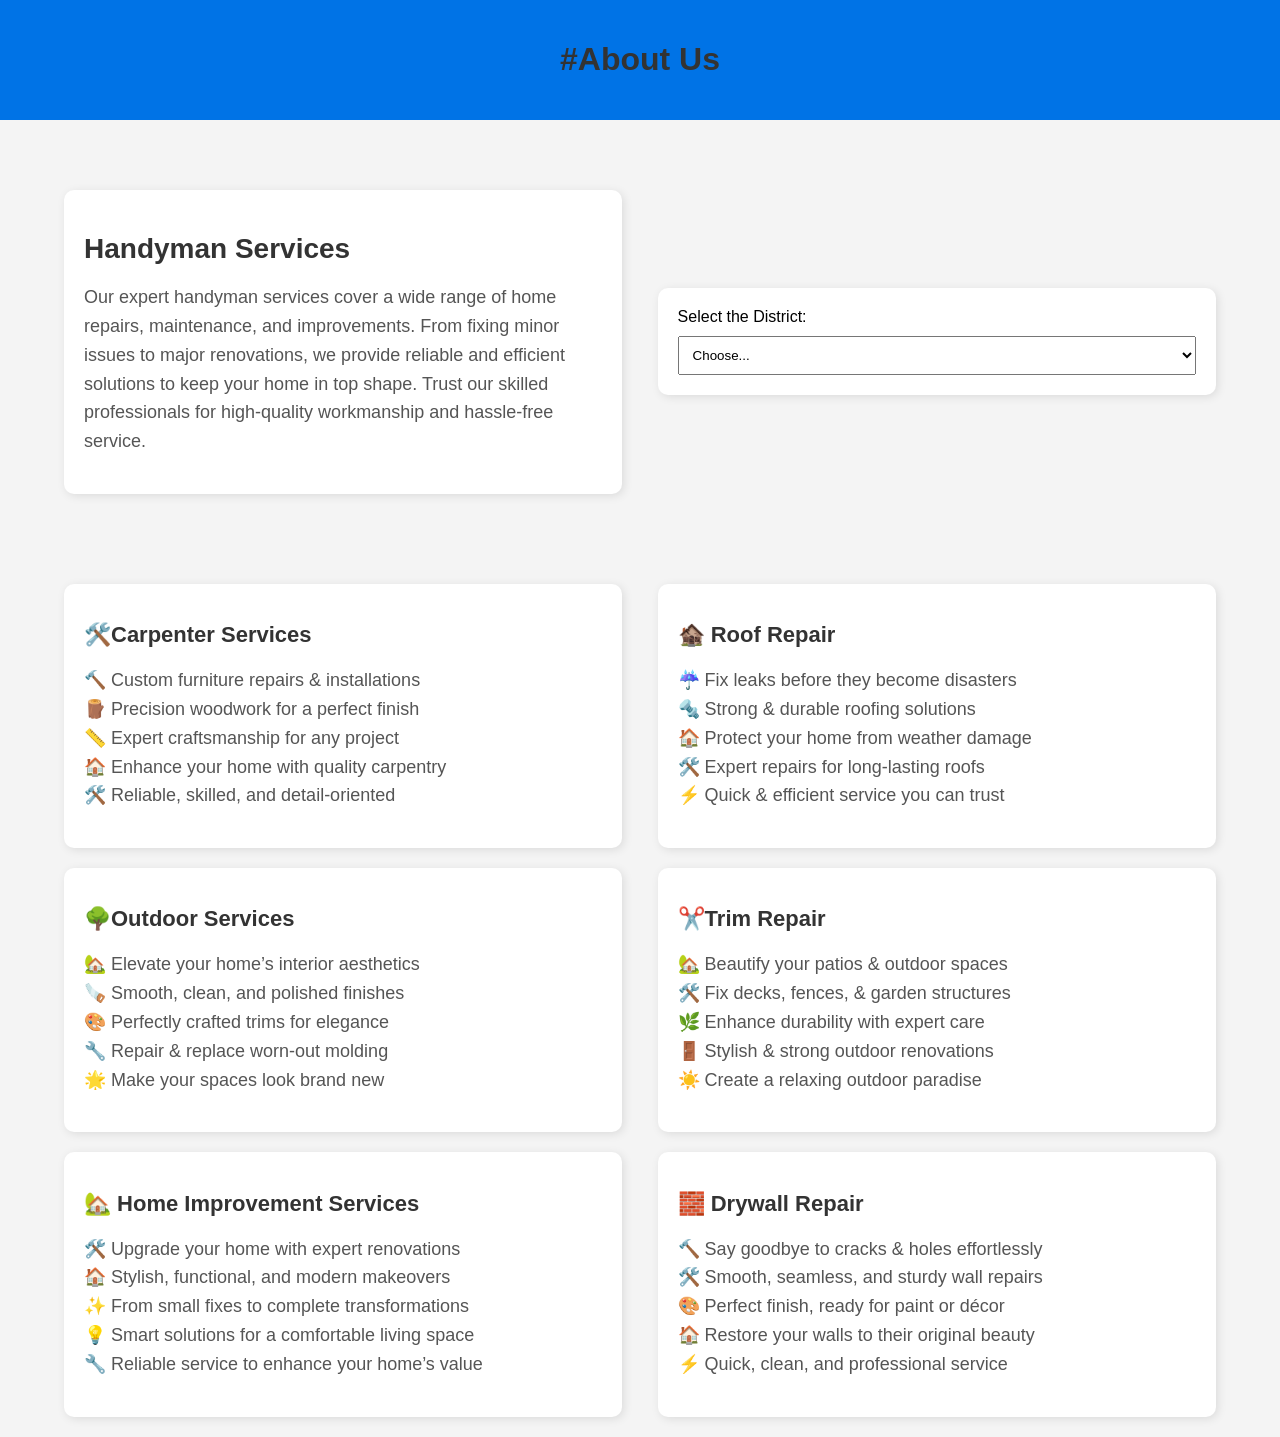
<file: about.html>
<!DOCTYPE html>
<html lang="en">
<head>
    <meta charset="UTF-8">
    <meta name="viewport" content="width=device-width, initial-scale=1.0">
    <title>About Us</title>
    <link rel="stylesheet" href="style.css">
</head>
<body>

  <!-- Header Section -->
  <div class="header">
   
    <h1>#About Us</h1>
</div>

<!-- Two-Column Layout -->
<div class="container">
    <!-- Left Column -->
    <div class="left-column">
        <h2 style="font-family: 'Poppins', sans-serif; font-size: 28px; font-weight: bold; color: #333;">
            Handyman Services
        </h2>
        <p style="font-family: 'Roboto', sans-serif; font-size: 18px; color: #555; line-height: 1.6;">
            Our expert handyman services cover a wide range of home repairs, maintenance, and improvements. 
            From fixing minor issues to major renovations, we provide reliable and efficient solutions to 
            keep your home in top shape. Trust our skilled professionals for high-quality workmanship and 
            hassle-free service.
        </p>
     </div>   

    <!-- Right Column -->
    <div class="right-column">
        <label for="district">Select the District:</label>
        <select id="district" onchange="redirectToPage()">
            <option value="">Choose...</option>
            <option value="Coimbatore.html">Coimbatore</option>
            <option value="Chennai.html">Chennai</option>
            <option value="Dindigul.html">Dindigul</option>
            <option value="Salem.html">Salem</option>
        </select>
    </div>
</div>

<script>
    function redirectToPage() {
        let selectBox = document.getElementById("district");
        let selectedValue = selectBox.value;
        if (selectedValue) {
            window.location.href = selectedValue;
        }
    }
</script>



 <!-- Row 1 -->
 <div class="container">
    <div class="service-box">
        <h2>🛠️Carpenter Services</h2>
        <p style="font-family: 'Roboto', sans-serif; font-size: 18px; color: #555; line-height: 1.6;">🔨 Custom furniture repairs & installations<br>
            🪵 Precision woodwork for a perfect finish<br>
            📏 Expert craftsmanship for any project<br>
            🏠 Enhance your home with quality carpentry<br>
            🛠️ Reliable, skilled, and detail-oriented<br>
            
    </p>
    </div>
    <div class="service-box">
        <h2>🏚️ Roof Repair</h2>
        <p style="font-family: 'Roboto', sans-serif; font-size: 18px; color: #555; line-height: 1.6;">☔ Fix leaks before they become disasters<br>
            🔩 Strong & durable roofing solutions<br>
            🏠 Protect your home from weather damage<br>
            🛠️ Expert repairs for long-lasting roofs<br>
            ⚡ Quick & efficient service you can trust</p>
    </div>
   
    <div class="service-box">
        <h2>🌳Outdoor Services</h2>
        <p style="font-family: 'Roboto', sans-serif; font-size: 18px; color: #555; line-height: 1.6;" >🏡 Elevate your home’s interior aesthetics<br>
            🪚 Smooth, clean, and polished finishes<br>
            🎨 Perfectly crafted trims for elegance<br>
            🔧 Repair & replace worn-out molding<br>
            🌟 Make your spaces look brand new</p>
    </div>
    <div class="service-box">
        <h2>✂️Trim Repair</h2>
        <p style="font-family: 'Roboto', sans-serif; font-size: 18px; color: #555; line-height: 1.6;">🏡 Beautify your patios & outdoor spaces<br>
            🛠️ Fix decks, fences, & garden structures<br>
            🌿 Enhance durability with expert care<br>
            🚪 Stylish & strong outdoor renovations<br>
            ☀️ Create a relaxing outdoor paradise</p>
    </div>
    <div class="service-box">
        <h2>🏡 Home Improvement Services</h2>
        <p style="font-family: 'Roboto', sans-serif; font-size: 18px; color: #555; line-height: 1.6;">🛠️ Upgrade your home with expert renovations<br>
            🏠 Stylish, functional, and modern makeovers<br>
            ✨ From small fixes to complete transformations<br>
            💡 Smart solutions for a comfortable living space<br>
            🔧 Reliable service to enhance your home’s value<br> 
    </div>
    <div class="service-box">
        <h2>🧱 Drywall Repair</h2>
        <p style="font-family: 'Roboto', sans-serif; font-size: 18px; color: #555; line-height: 1.6;">🔨 Say goodbye to cracks & holes effortlessly<br>
            🛠️ Smooth, seamless, and sturdy wall repairs<br>
            🎨 Perfect finish, ready for paint or décor<br>
            🏠 Restore your walls to their original beauty<br>
            ⚡ Quick, clean, and professional service<br>   
            
            
    </div>
</div>
</file>
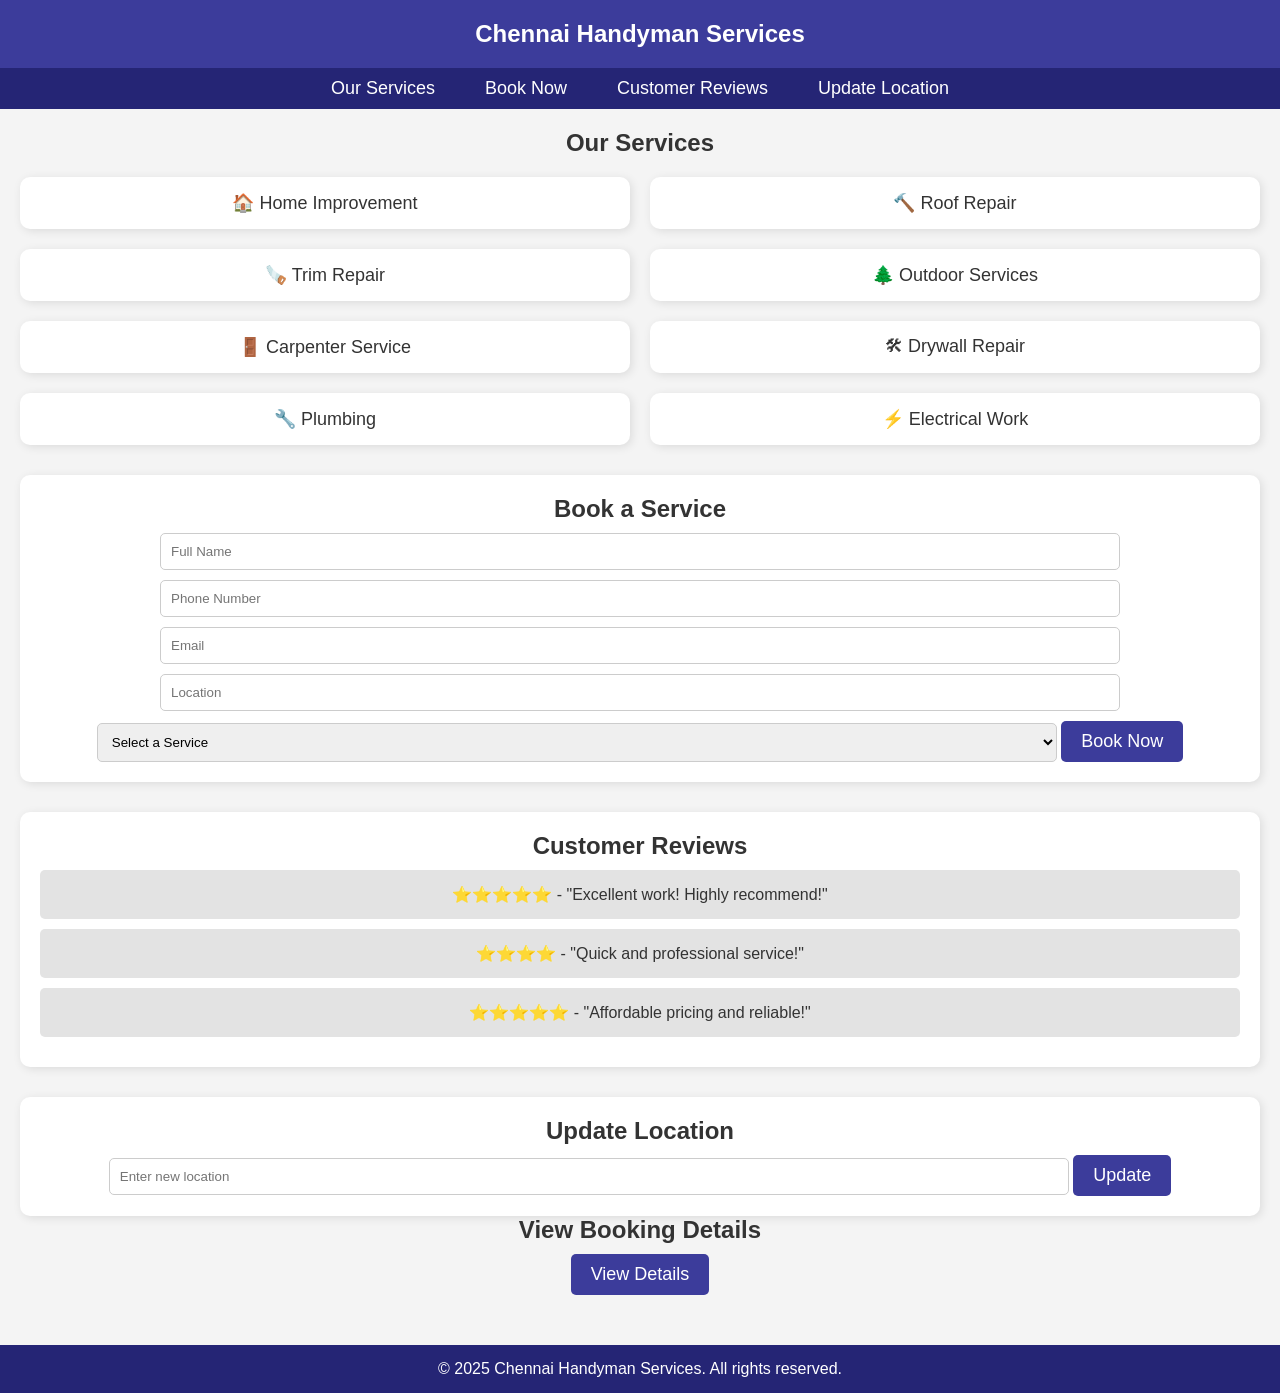
<file: Chennai.html>
<!DOCTYPE html>
<html lang="en">
<head>
    <meta charset="UTF-8">
    <meta name="viewport" content="width=device-width, initial-scale=1.0">
    <title>Chennai Handyman Services</title>
    <style>
        * {
            margin: 0;
            padding: 0;
            box-sizing: border-box;
            font-family: Arial, sans-serif;
        }
        body {
            background: #f4f4f4;
            color: #333;
            text-align: center;
        }
        header {
            background: #3c3c9b;
            color: white;
            padding: 20px;
            font-size: 24px;
            font-weight: bold;
        }
        nav {
            background: #252575;
            padding: 10px;
        }
        nav ul {
            list-style: none;
            display: flex;
            justify-content: center;
            gap: 20px;
        }
        nav ul li {
            display: inline;
        }
        nav ul li a {
            color: white;
            text-decoration: none;
            font-size: 18px;
            padding: 8px 15px;
            border-radius: 5px;
        }
        nav ul li a:hover {
            background: #4949a7;
        }
        .container {
            padding: 20px;
        }
        .service-list {
            display: grid;
            grid-template-columns: repeat(2, 1fr);
            gap: 20px;
            margin-top: 20px;
        }
        .service {
            background: white;
            padding: 15px;
            border-radius: 10px;
            box-shadow: 2px 2px 10px rgba(0, 0, 0, 0.1);
            font-size: 18px;
        }
        .book-section, .review-section, .location-section {
            margin-top: 30px;
            padding: 20px;
            background: white;
            border-radius: 10px;
            box-shadow: 2px 2px 10px rgba(0, 0, 0, 0.1);
        }
        button {
            background: #3c3c9b;
            color: white;
            padding: 10px 20px;
            font-size: 18px;
            border: none;
            border-radius: 5px;
            cursor: pointer;
            margin-top: 10px;
        }
        button:hover {
            background: #252575;
        }
        input, select {
            padding: 10px;
            width: 80%;
            margin-top: 10px;
            border-radius: 5px;
            border: 1px solid #ccc;
        }
        .hidden {
            display: none;
        }
        .review-box {
            background: #e3e3e3;
            padding: 15px;
            border-radius: 5px;
            margin: 10px 0;
        }
        footer {
            background: #252575;
            color: white;
            padding: 15px;
            margin-top: 30px;
        }
    </style>
</head>
<body>
    <header>Chennai Handyman Services</header>
    <nav>
        <ul>
            <li><a href="#services">Our Services</a></li>
            <li><a href="#book">Book Now</a></li>
            <li><a href="#reviews">Customer Reviews</a></li>
            <li><a href="#location">Update Location</a></li>
        </ul>
    </nav>

    <div class="container">
        <section id="services">
            <h2>Our Services</h2>
            <div class="service-list">
                <div class="service">🏠 Home Improvement</div>
                <div class="service">🔨 Roof Repair</div>
                <div class="service">🪚 Trim Repair</div>
                <div class="service">🌲 Outdoor Services</div>
                <div class="service">🚪 Carpenter Service</div>
                <div class="service">🛠 Drywall Repair</div>
                <div class="service">🔧 Plumbing</div>
                <div class="service">⚡ Electrical Work</div>
            </div>
        </section>

        <section id="book" class="book-section">
            <h2>Book a Service</h2>
            <input type="text" id="fullName" placeholder="Full Name">
            <input type="text" id="phoneNumber" placeholder="Phone Number">
            <input type="email" id="email" placeholder="Email">
            <input type="text" id="location" placeholder="Location">
            <select id="serviceNeeded">
                <option value="">Select a Service</option>
                <option>Home Improvement</option>
                <option>Roof Repair</option>
                <option>Trim Repair</option>
                <option>Outdoor Services</option>
                <option>Carpenter Service</option>
                <option>Drywall Repair</option>
                <option>Plumbing</option>
                <option>Electrical Work</option>
            </select>
            <button onclick="bookService()">Book Now</button>
            <div id="bookingMessage" class="hidden">✅ Booked! We’ll contact you soon.</div>
        </section>

        <section id="reviews" class="review-section">
            <h2>Customer Reviews</h2>
            <div class="review-box">⭐️⭐️⭐️⭐️⭐️ - "Excellent work! Highly recommend!"</div>
            <div class="review-box">⭐️⭐️⭐️⭐️ - "Quick and professional service!"</div>
            <div class="review-box">⭐️⭐️⭐️⭐️⭐️ - "Affordable pricing and reliable!"</div>
        </section>

        <section id="location" class="location-section">
            <h2>Update Location</h2>
            <input type="text" id="newLocation" placeholder="Enter new location">
            <button onclick="updateLocation()">Update</button>
            <div id="locationMessage" class="hidden">📍 Location Updated!</div>
        </section>

        <section class="view-details">
            <h2>View Booking Details</h2>
            <button onclick="viewDetails()">View Details</button>
            <div id="detailsSection" class="hidden">
                <h3>Booking Details:</h3>
                <p id="details"></p>
            </div>
        </section>
    </div>

    <footer>
        <p>&copy; 2025 Chennai Handyman Services. All rights reserved.</p>
    </footer>

    <script>
        function bookService() {
            let name = document.getElementById("fullName").value;
            let phone = document.getElementById("phoneNumber").value;
            let email = document.getElementById("email").value;
            let location = document.getElementById("location").value;
            let service = document.getElementById("serviceNeeded").value;

            if (name && phone && email && location && service) {
                localStorage.setItem("bookingDetails", JSON.stringify({ name, phone, email, location, service }));
                document.getElementById("bookingMessage").classList.remove("hidden");
                setTimeout(() => { document.getElementById("bookingMessage").classList.add("hidden"); }, 3000);
            } else {
                alert("Please fill in all details.");
            }
        }

        function updateLocation() {
            let newLocation = document.getElementById("newLocation").value;
            if (newLocation) {
                document.getElementById("locationMessage").classList.remove("hidden");
            }
        }

        function viewDetails() {
            let details = JSON.parse(localStorage.getItem("bookingDetails"));
            if (details) {
                document.getElementById("details").innerHTML = `Name: ${details.name}, Phone: ${details.phone}, Email: ${details.email}, Location: ${details.location}, Service: ${details.service}`;
                document.getElementById("detailsSection").classList.remove("hidden");
            } else {
                alert("No bookings found.");
            }
        }
    </script>
</body>
</html>
</file>
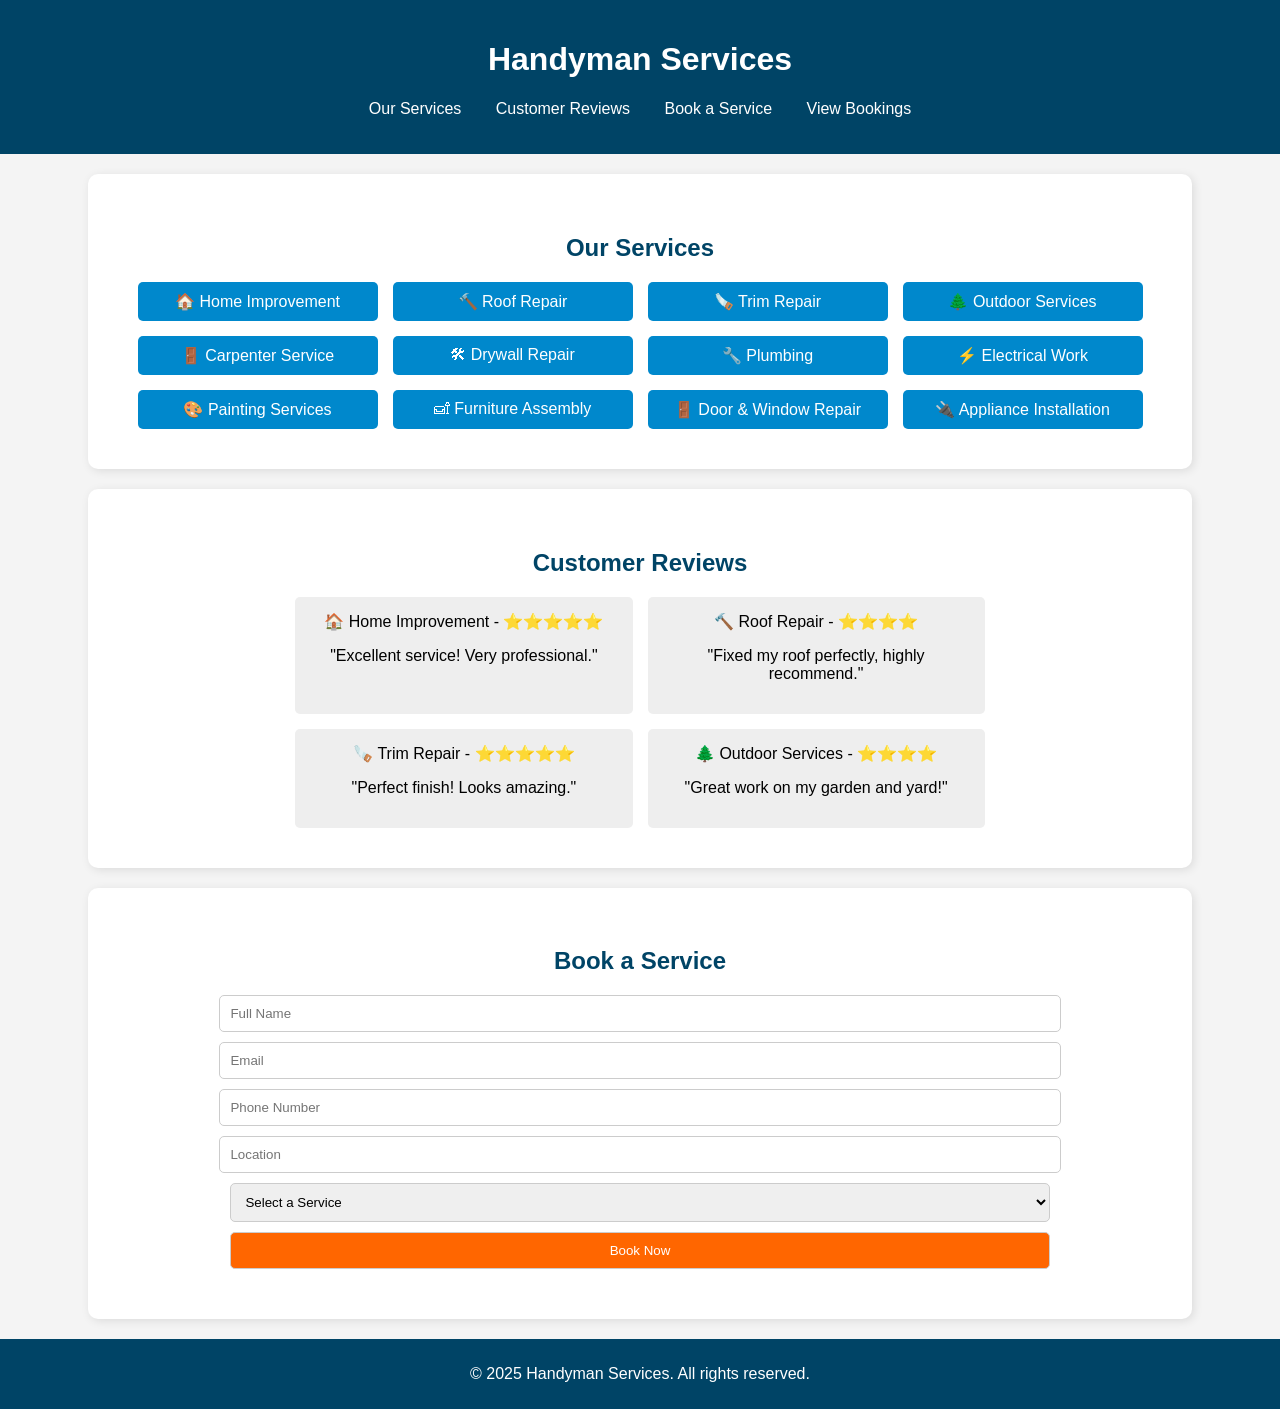
<file: Coimbatore.html>
<!DOCTYPE html>
<html lang="en">
<head>
    <meta charset="UTF-8">
    <meta name="viewport" content="width=device-width, initial-scale=1.0">
    <title>Handyman Services</title>
    <style>
        /* General Styling */
        body {
            font-family: 'Arial', sans-serif;
            margin: 0;
            padding: 0;
            background-color: #f4f4f4;
        }

        /* Header */
        header {
            background-color: #004466;
            color: white;
            padding: 20px;
            text-align: center;
        }

        nav ul {
            list-style: none;
            padding: 0;
        }

        nav ul li {
            display: inline;
            margin: 0 15px;
        }

        nav ul li a {
            color: white;
            text-decoration: none;
        }

        /* Sections */
        section {
            padding: 40px;
            background-color: white;
            margin: 20px auto;
            width: 80%;
            border-radius: 10px;
            box-shadow: 2px 2px 10px rgba(0, 0, 0, 0.1);
        }

        h2 {
            text-align: center;
            color: #004466;
        }

        /* Service List */
        .service-list {
            display: flex;
            flex-wrap: wrap;
            justify-content: center;
            gap: 15px;
        }

        .service {
            background-color: #0088cc;
            color: white;
            padding: 10px 20px;
            border-radius: 5px;
            text-align: center;
            width: 200px;
        }

        /* Customer Reviews */
        .review-container {
            display: flex;
            justify-content: center;
            flex-wrap: wrap;
            gap: 15px;
        }

        .review-card {
            background: #eeeeee;
            padding: 15px;
            border-radius: 5px;
            width: 30%;
            text-align: center;
        }

        /* Booking Form */
        input, select, button {
            display: block;
            margin: 10px auto;
            padding: 10px;
            width: 80%;
            border: 1px solid #ccc;
            border-radius: 5px;
        }

        button {
            background-color: #ff6600;
            color: white;
            cursor: pointer;
        }

        button:hover {
            background-color: #cc5500;
        }

        /* Booking Confirmation */
        .confirmation {
            display: none;
            text-align: center;
            color: green;
            font-size: 18px;
            font-weight: bold;
            margin-top: 10px;
        }

        /* Footer */
        footer {
            background-color: #004466;
            color: white;
            text-align: center;
            padding: 10px;
            margin-top: 20px;
        }
    </style>
</head>
<body>

    <header>
        <h1>Handyman Services</h1>
        <nav>
            <ul>
                <li><a href="#services">Our Services</a></li>
                <li><a href="#reviews">Customer Reviews</a></li>
                <li><a href="#booking">Book a Service</a></li>
                <li><a href="view-bookings.html">View Bookings</a></li>
            </ul>
        </nav>
    </header>
    
    <section id="services">
        <h2>Our Services</h2>
        <div class="service-list">
            <div class="service">🏠 Home Improvement</div>
            <div class="service">🔨 Roof Repair</div>
            <div class="service">🪚 Trim Repair</div>
            <div class="service">🌲 Outdoor Services</div>
            <div class="service">🚪 Carpenter Service</div>
            <div class="service">🛠 Drywall Repair</div>
            <div class="service">🔧 Plumbing</div>
            <div class="service">⚡ Electrical Work</div>
            <div class="service">🎨 Painting Services</div>
            <div class="service">🛋 Furniture Assembly</div>
            <div class="service">🚪 Door & Window Repair</div>
            <div class="service">🔌 Appliance Installation</div>
        </div>
    </section>

    <section id="reviews">
        <h2>Customer Reviews</h2>
        <div class="review-container">
            <div class="review-card">🏠 Home Improvement - ⭐️⭐️⭐️⭐️⭐️ <p>"Excellent service! Very professional."</p></div>
            <div class="review-card">🔨 Roof Repair - ⭐️⭐️⭐️⭐️ <p>"Fixed my roof perfectly, highly recommend."</p></div>
            <div class="review-card">🪚 Trim Repair - ⭐️⭐️⭐️⭐️⭐️ <p>"Perfect finish! Looks amazing."</p></div>
            <div class="review-card">🌲 Outdoor Services - ⭐️⭐️⭐️⭐️ <p>"Great work on my garden and yard!"</p></div>
        </div>
    </section>
    
    <section id="booking">
        <h2>Book a Service</h2>
        <form id="bookingForm">
            <input type="text" id="fullName" placeholder="Full Name" required>
            <input type="email" id="email" placeholder="Email" required>
            <input type="tel" id="phone" placeholder="Phone Number" required>
            <input type="text" id="location" placeholder="Location" required>
            <select id="serviceNeeded">
                <option value="" disabled selected>Select a Service</option>
                <option>Home Improvement</option>
                <option>Roof Repair</option>
                <option>Trim Repair</option>
                <option>Outdoor Services</option>
                <option>Carpenter Service</option>
                <option>Drywall Repair</option>
                <option>Plumbing</option>
                <option>Electrical Work</option>
            </select>
            <button type="submit">Book Now</button>
        </form>
        <div class="confirmation" id="confirmationMessage">✅ Booked! We’ll contact you soon.</div>
    </section>
    
    <footer>
        <p>&copy; 2025 Handyman Services. All rights reserved.</p>
    </footer>

    <script>
        document.getElementById("bookingForm").addEventListener("submit", function(event) {
            event.preventDefault();
            
            const fullName = document.getElementById("fullName").value;
            const email = document.getElementById("email").value;
            const phone = document.getElementById("phone").value;
            const location = document.getElementById("location").value;
            const serviceNeeded = document.getElementById("serviceNeeded").value;
            
            if (fullName && email && phone && location && serviceNeeded) {
                localStorage.setItem("bookingDetails", JSON.stringify({ fullName, email, phone, location, serviceNeeded }));
                document.getElementById("confirmationMessage").style.display = "block";
                document.getElementById("bookingForm").reset();
            }
        });
    </script>

</body>
</html>
</file>
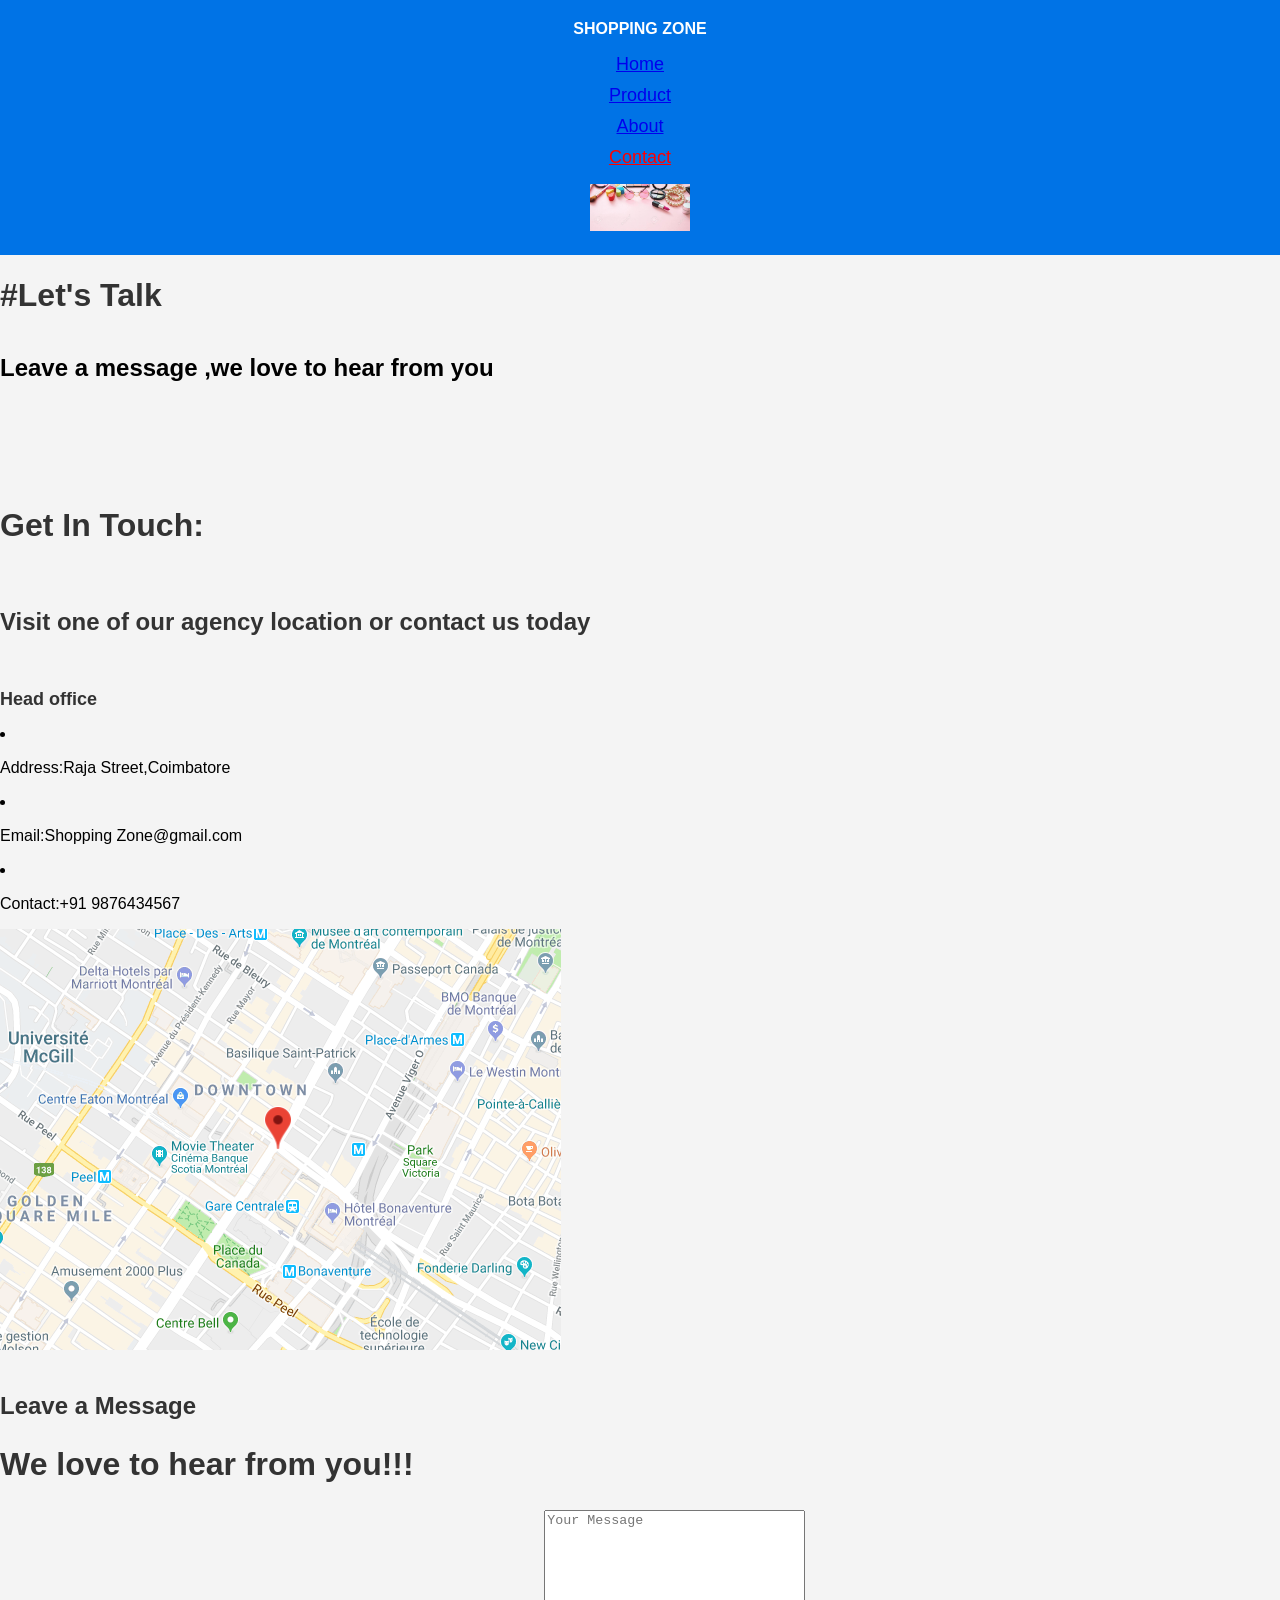
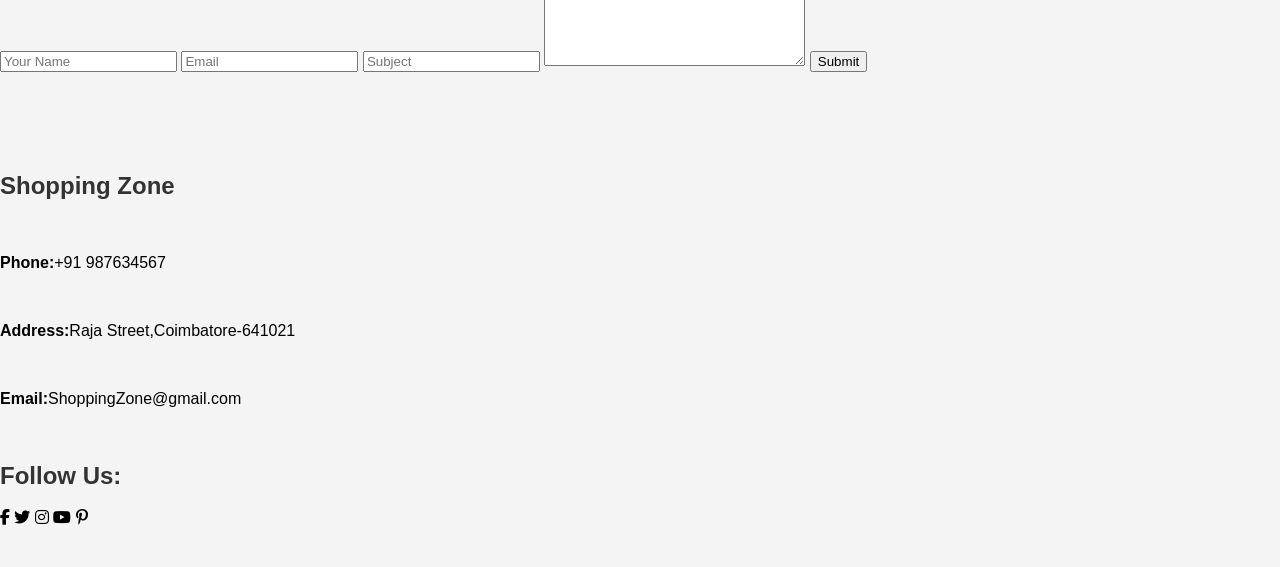
<file: contact.html>
<!DOCTYPE html>
<html>
    <head>
        <title>contact</title>
        <link rel="stylesheet" href="style.css">
        <link rel="stylesheet" href="https://stackpath.bootstrapcdn.com/font-awesome/4.7.0/css/font-awesome.min.css">
       
        <link rel="stylesheet" href="https://cdnjs.cloudflare.com/ajax/libs/font-awesome/6.2.0/css/all.min.css" integrity="sha512-xh6O/CkQoPOWDdYTDqeRdPCVd1SpvCA9XXcUnZS2FmJNp1coAFzvtCN9BmamE+4aHK8yyUHUSCcJHgXloTyT2A==" crossorigin="anonymous" referrerpolicy="no-referrer" />
         </head>
    <body>
        <div class="header">
            <nav>
            <div class="logo"><b>SHOPPING ZONE</b>
            <ul>
                <li><a href="index.html" onclick="onhome">Home</a></li>
                <li><a href="product.html"  onclick="onproduct">Product</a></li>
        
                <li><a href="about.html"  onclick="onabout">About</a></li>
                <li><a href="contact.html" style="color:red;">Contact</a></li>
            </ul>
    
            </div>
            </nav>

            <div class="banner">
                <img src="chain1.jpg">
            </div>
             </div>
             <div class="banner1">
            <h1 style="font-size: xx-large;">#Let's Talk</h1>
            <h5 style="font-size: x-large;"> Leave a message ,we love to hear from you</h5>
            </div>
            <br>
        
            <section id="contact_details" class="secion pg1">
                <div class="details">
                    <h1 style="font-size: xx-large;">Get In Touch:</h1><br>
                    <h1 style="font-size: x-large;">Visit one of our agency location or contact us today</h1><br>
                    <h1 style="font-size:large ;">Head office</h1>
                    <div>
                        <li>
                          
                            <p>Address:Raja Street,Coimbatore</p>
                        </li>
                        <li>
                            
                            <p>Email:Shopping Zone@gmail.com</p>
                        </li>
                        <li>
                          
                            <p>Contact:+91 9876434567</p>
                        </li>
                        
                    </div>
                    <div class="map">
                        <img src="location 1.webp">
                    </div><br>
                    <div class="form">
                        <h1 style="font-size: x-large;">Leave a Message</h1>
                        <h1 style="font-size: xx-large ;">We love to hear from you!!!</h1>
                        <form>
                            <input type="text" placeholder="Your Name">
                            <input type="text" placeholder="Email">
                            <input type="text" placeholder="Subject">
                            <textarea name="" id="" cols="30" rows="10" placeholder="Your Message"></textarea>
                            <button class="normal">Submit</button>

                        </form>
                    </div>

                    </div>
                 </div>

            </section>
            <section class="footer" id="f1">
                <div class="col">
                    <h1>Shopping Zone</h1><br>
                    <p><strong>Phone:</strong>+91 987634567</p><br>
                    <p><strong>Address:</strong>Raja Street,Coimbatore-641021</p><br>
                    <p><strong>Email:</strong>ShoppingZone@gmail.com</p><br>
                </div>
                <div class="follow">
                    <h1>Follow Us:</h1>
                </div>
                <div class="icon">
                    <i class="fab fa-facebook-f"></i>
                    <i class="fab fa-twitter"></i>
                    <i class="fab fa-instagram"></i>
                    <i class="fab fa-youtube"></i>
                    <i class="fab fa-pinterest-p"></i>
                </div>
                </section>
                </body>
                </html>
</file>
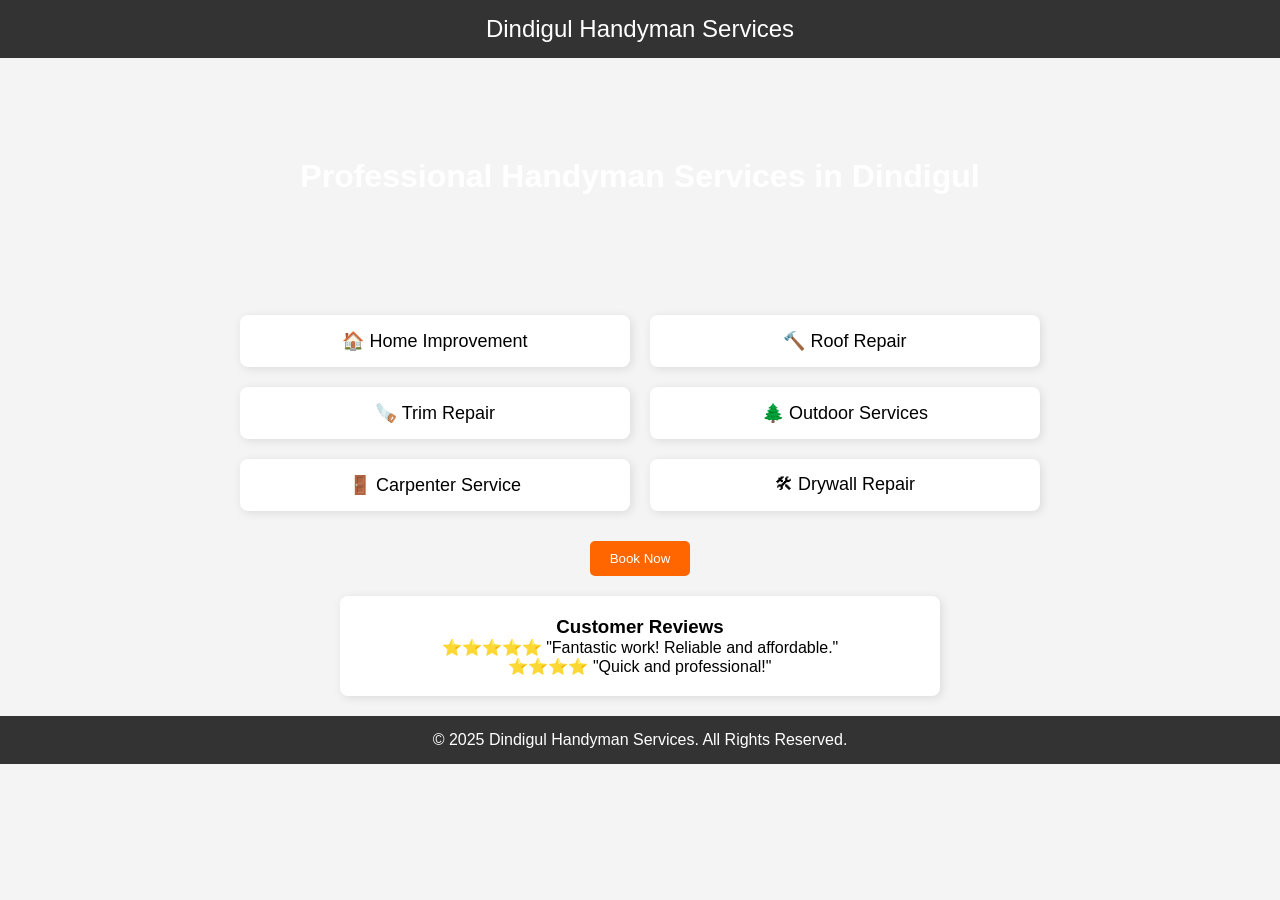
<file: Dindigul.html>
<!DOCTYPE html>
<html lang="en">
<head>
    <meta charset="UTF-8">
    <meta name="viewport" content="width=device-width, initial-scale=1.0">
    <title>Dindigul Handyman Services</title>
    <style>
        * {
            margin: 0;
            padding: 0;
            box-sizing: border-box;
            font-family: Arial, sans-serif;
        }
        body {
            background-color: #f4f4f4;
            text-align: center;
        }
        header {
            background: #333;
            color: white;
            padding: 15px;
            font-size: 24px;
        }
        .hero {
            background: url('https://source.unsplash.com/1600x600/?tools,repair') no-repeat center;
            background-size: cover;
            color: white;
            padding: 100px 20px;
            font-size: 32px;
            font-weight: bold;
        }
        .services {
            display: grid;
            grid-template-columns: repeat(2, 1fr);
            gap: 20px;
            max-width: 800px;
            margin: 20px auto;
        }
        .service {
            background: white;
            padding: 15px;
            border-radius: 8px;
            box-shadow: 2px 2px 10px rgba(0, 0, 0, 0.1);
            font-size: 18px;
        }
        button {
            background: #ff6600;
            color: white;
            border: none;
            padding: 10px 20px;
            cursor: pointer;
            border-radius: 5px;
            margin-top: 10px;
        }
        .reviews {
            background: white;
            padding: 20px;
            margin: 20px auto;
            max-width: 600px;
            border-radius: 8px;
            box-shadow: 2px 2px 10px rgba(0, 0, 0, 0.1);
        }
        .popup {
            display: none;
            position: fixed;
            top: 50%;
            left: 50%;
            transform: translate(-50%, -50%);
            background: white;
            padding: 20px;
            box-shadow: 2px 2px 10px rgba(0, 0, 0, 0.3);
            border-radius: 8px;
        }
        .popup input {
            width: 100%;
            margin-bottom: 10px;
            padding: 8px;
            border: 1px solid #ccc;
            border-radius: 5px;
        }
        .footer {
            background: #333;
            color: white;
            padding: 15px;
            margin-top: 20px;
        }
    </style>
</head>
<body>

<header>Dindigul Handyman Services</header>

<section class="hero">Professional Handyman Services in Dindigul</section>

<section class="services">
    <div class="service">🏠 Home Improvement</div>
    <div class="service">🔨 Roof Repair</div>
    <div class="service">🪚 Trim Repair</div>
    <div class="service">🌲 Outdoor Services</div>
    <div class="service">🚪 Carpenter Service</div>
    <div class="service">🛠 Drywall Repair</div>
</section>

<button onclick="openPopup()">Book Now</button>

<section class="reviews">
    <h3>Customer Reviews</h3>
    <p>⭐️⭐️⭐️⭐️⭐️ "Fantastic work! Reliable and affordable."</p>
    <p>⭐️⭐️⭐️⭐️ "Quick and professional!"</p>
</section>

<div id="bookingPopup" class="popup">
    <h3>Book a Service</h3>
    <input type="text" id="name" placeholder="Full Name">
    <input type="text" id="phone" placeholder="Phone Number">
    <input type="email" id="email" placeholder="Email">
    <input type="text" id="location" placeholder="Your Location">
    <input type="text" id="service" placeholder="Service Needed">
    <button onclick="submitBooking()">Submit</button>
</div>

<footer class="footer">© 2025 Dindigul Handyman Services. All Rights Reserved.</footer>

<script>
    function openPopup() {
        document.getElementById("bookingPopup").style.display = "block";
    }

    function submitBooking() {
        alert("✅ Booked! We’ll contact you soon.");
        document.getElementById("bookingPopup").style.display = "none";
    }
</script>

</body>
</html>
</file>
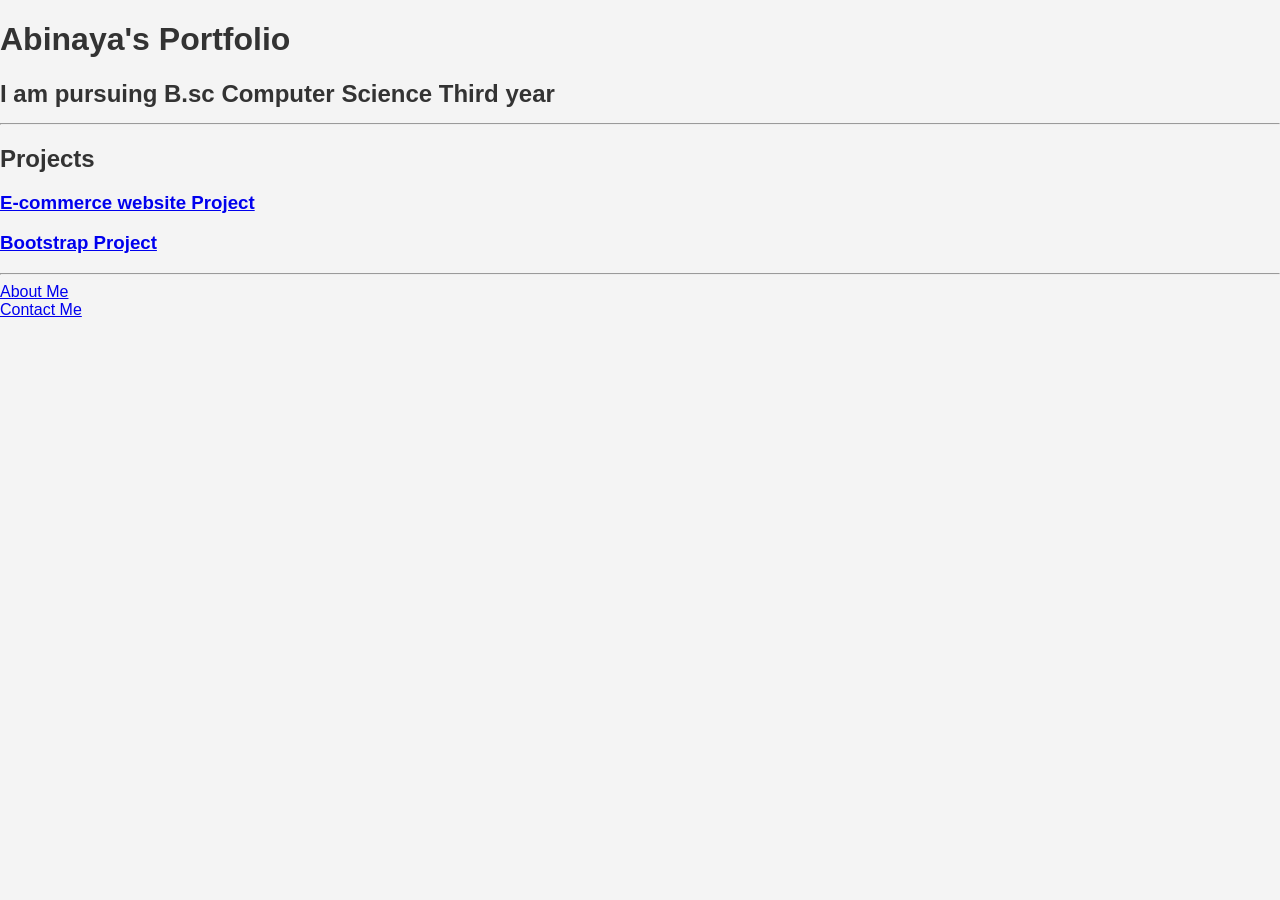
<file: hello.html>
<!DOCTYPE html>
<html lang="en">

<head>
  <meta charset="UTF-8">
  <title>Abinaya's Portfolio</title>
  <link rel="stylesheet" href="style.css">
  <link rel="stylesheet" href="about.html">
  <link rel="stylesheet" href="contact.html">
</head>

<body>
  <h1>Abinaya's Portfolio</h1>
  <h2>I am pursuing B.sc Computer Science Third year</h2>
  <hr />
  <h2>Projects</h2>
  <h3><a href="C:\Users\itsab\Desktop\ecommerce\index.html">E-commerce website Project</a></h3>
  <h3><a href="C:/Users/itsab/Desktop/%7F%7F%7F%7F%7F%7F/bootstrap.html/bootstrap.html">Bootstrap Project</a></h3>
  <hr />
  
  <a href="about.html">About Me</a>
  <br>
  <a href="contact.html">Contact Me</a>
</body>

</html>
</file>
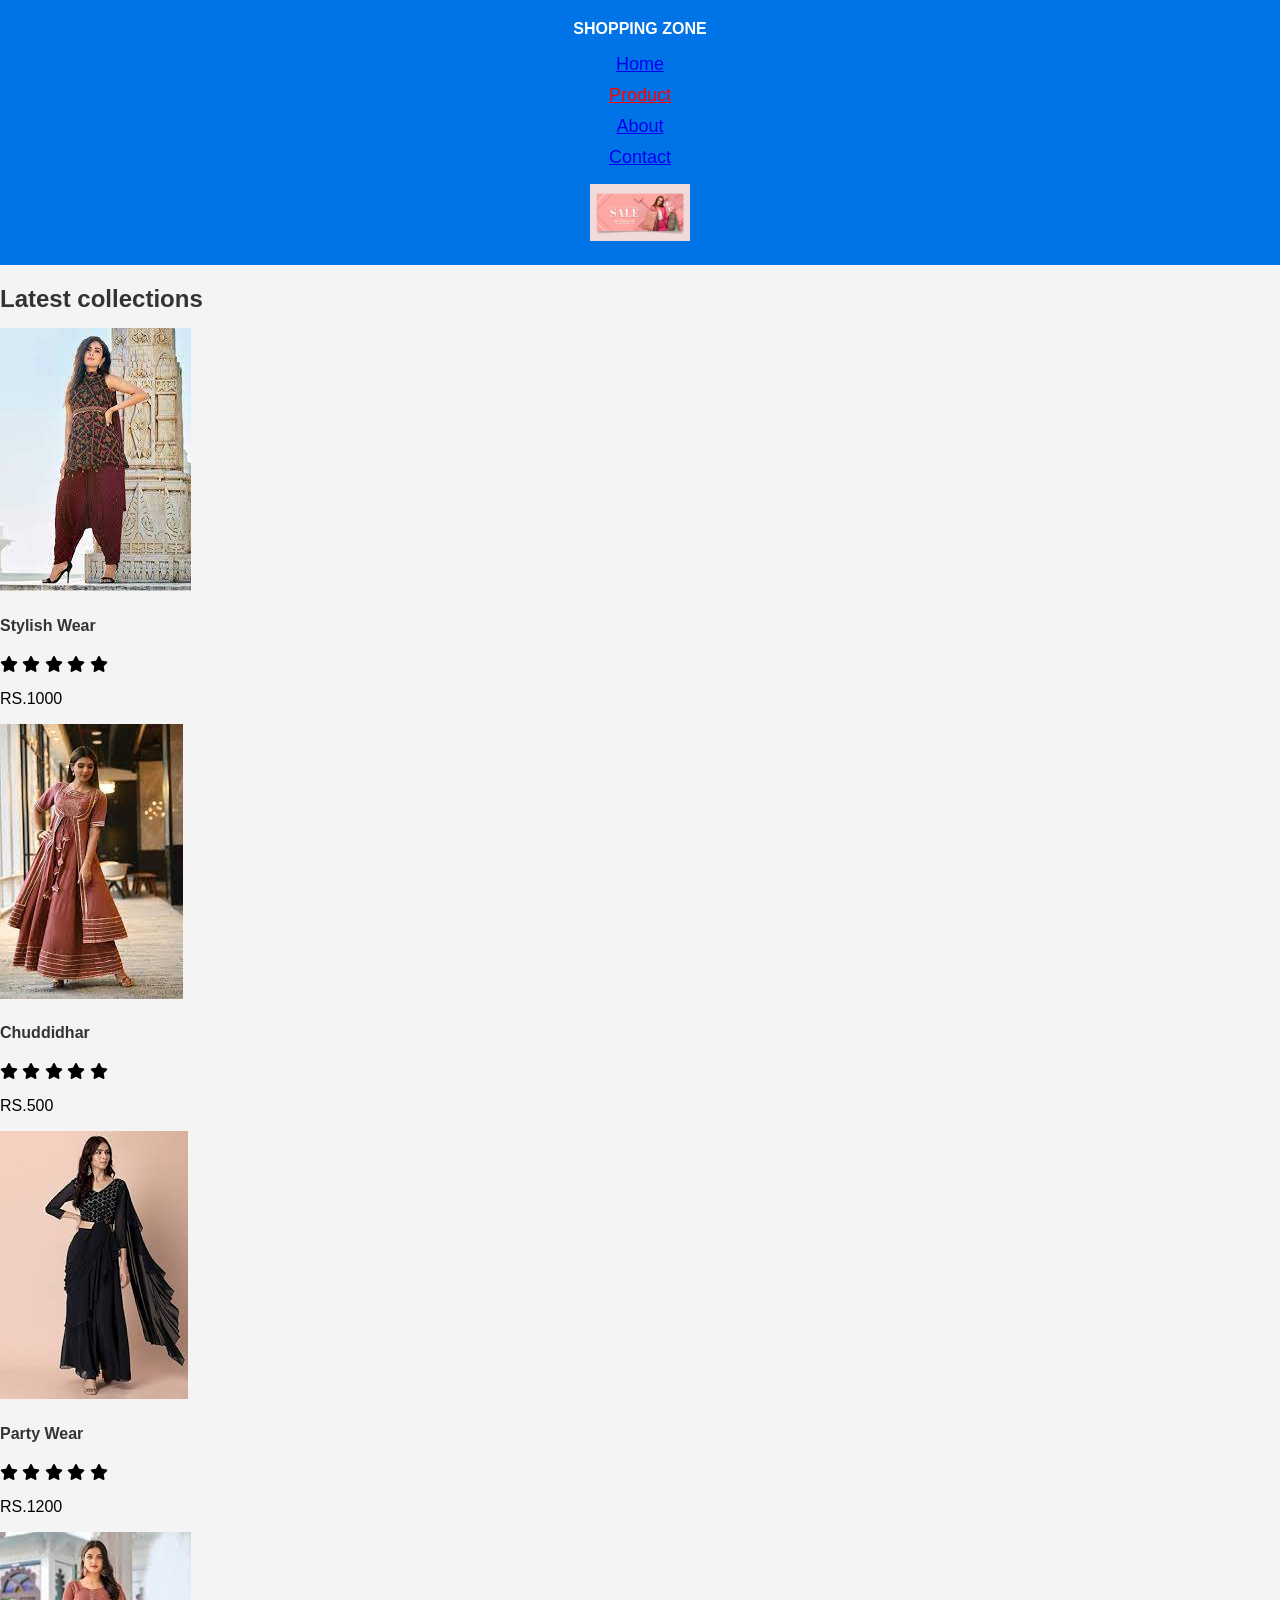
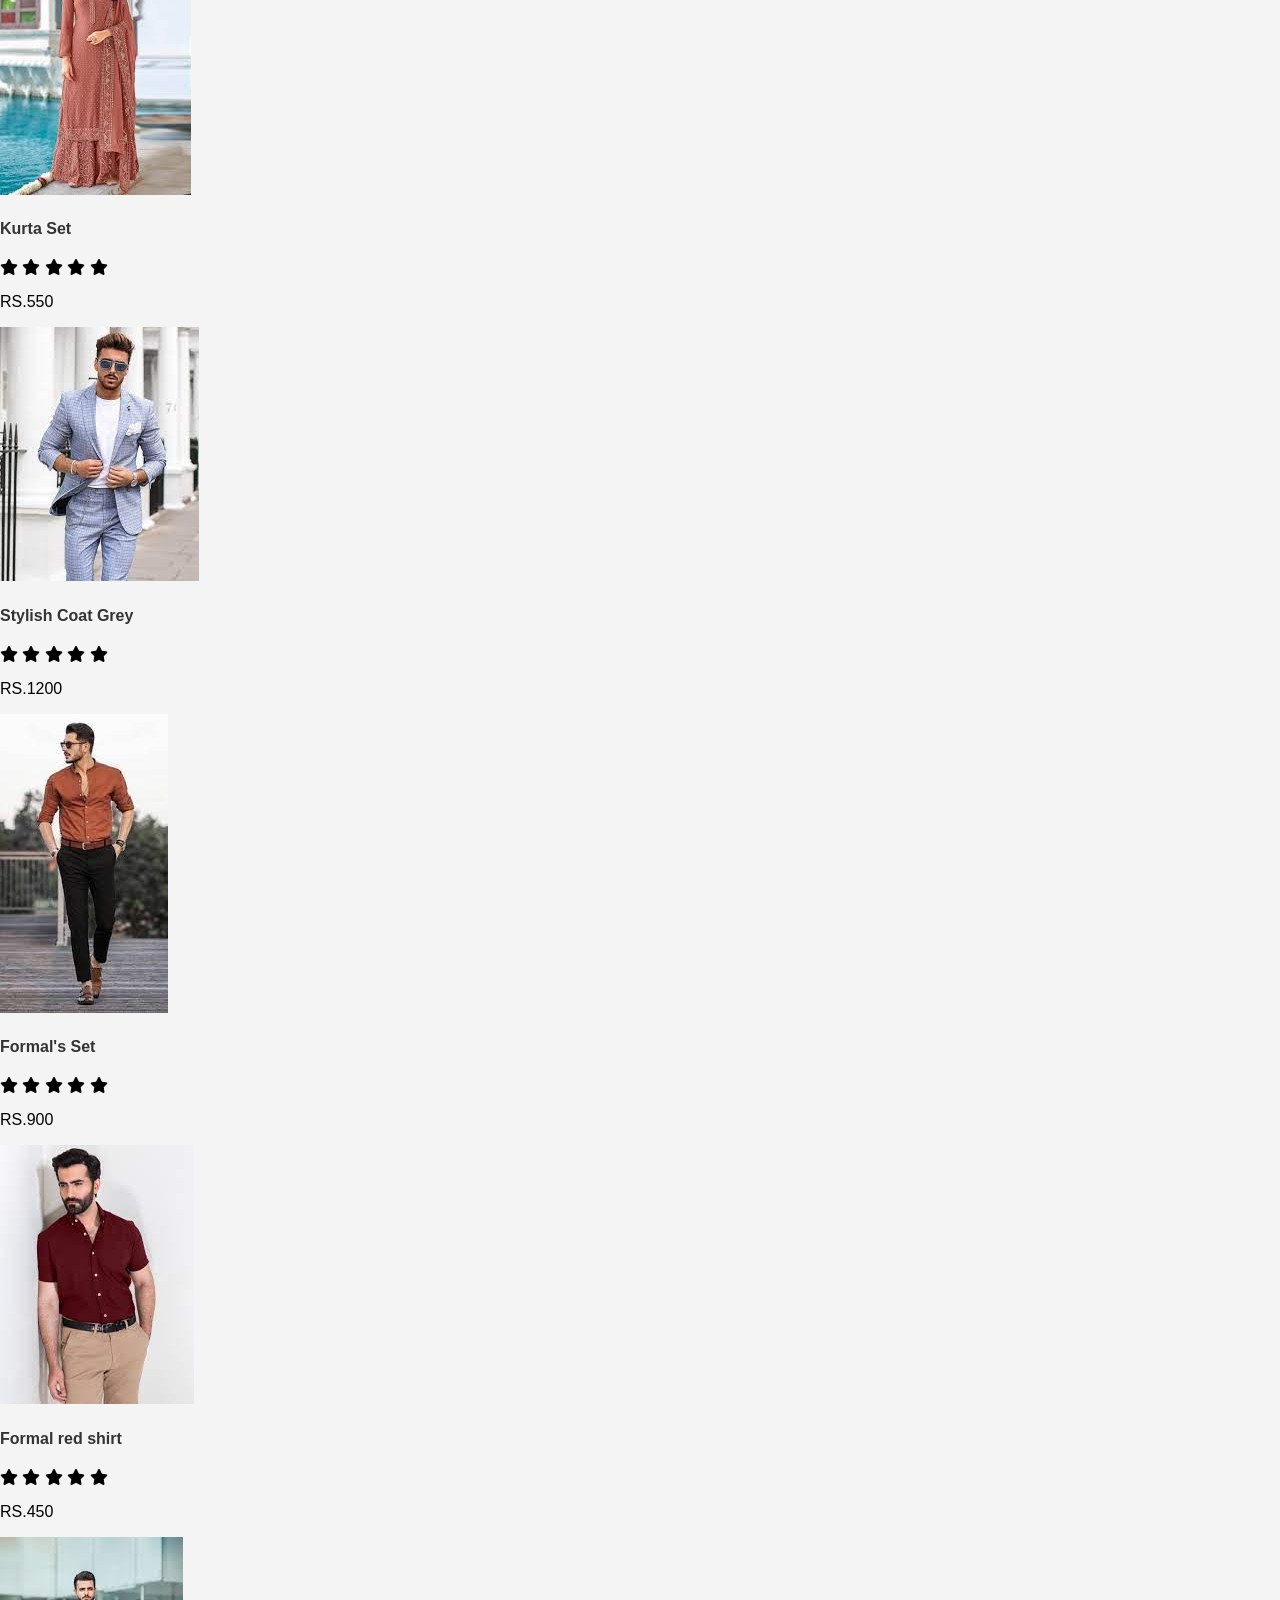
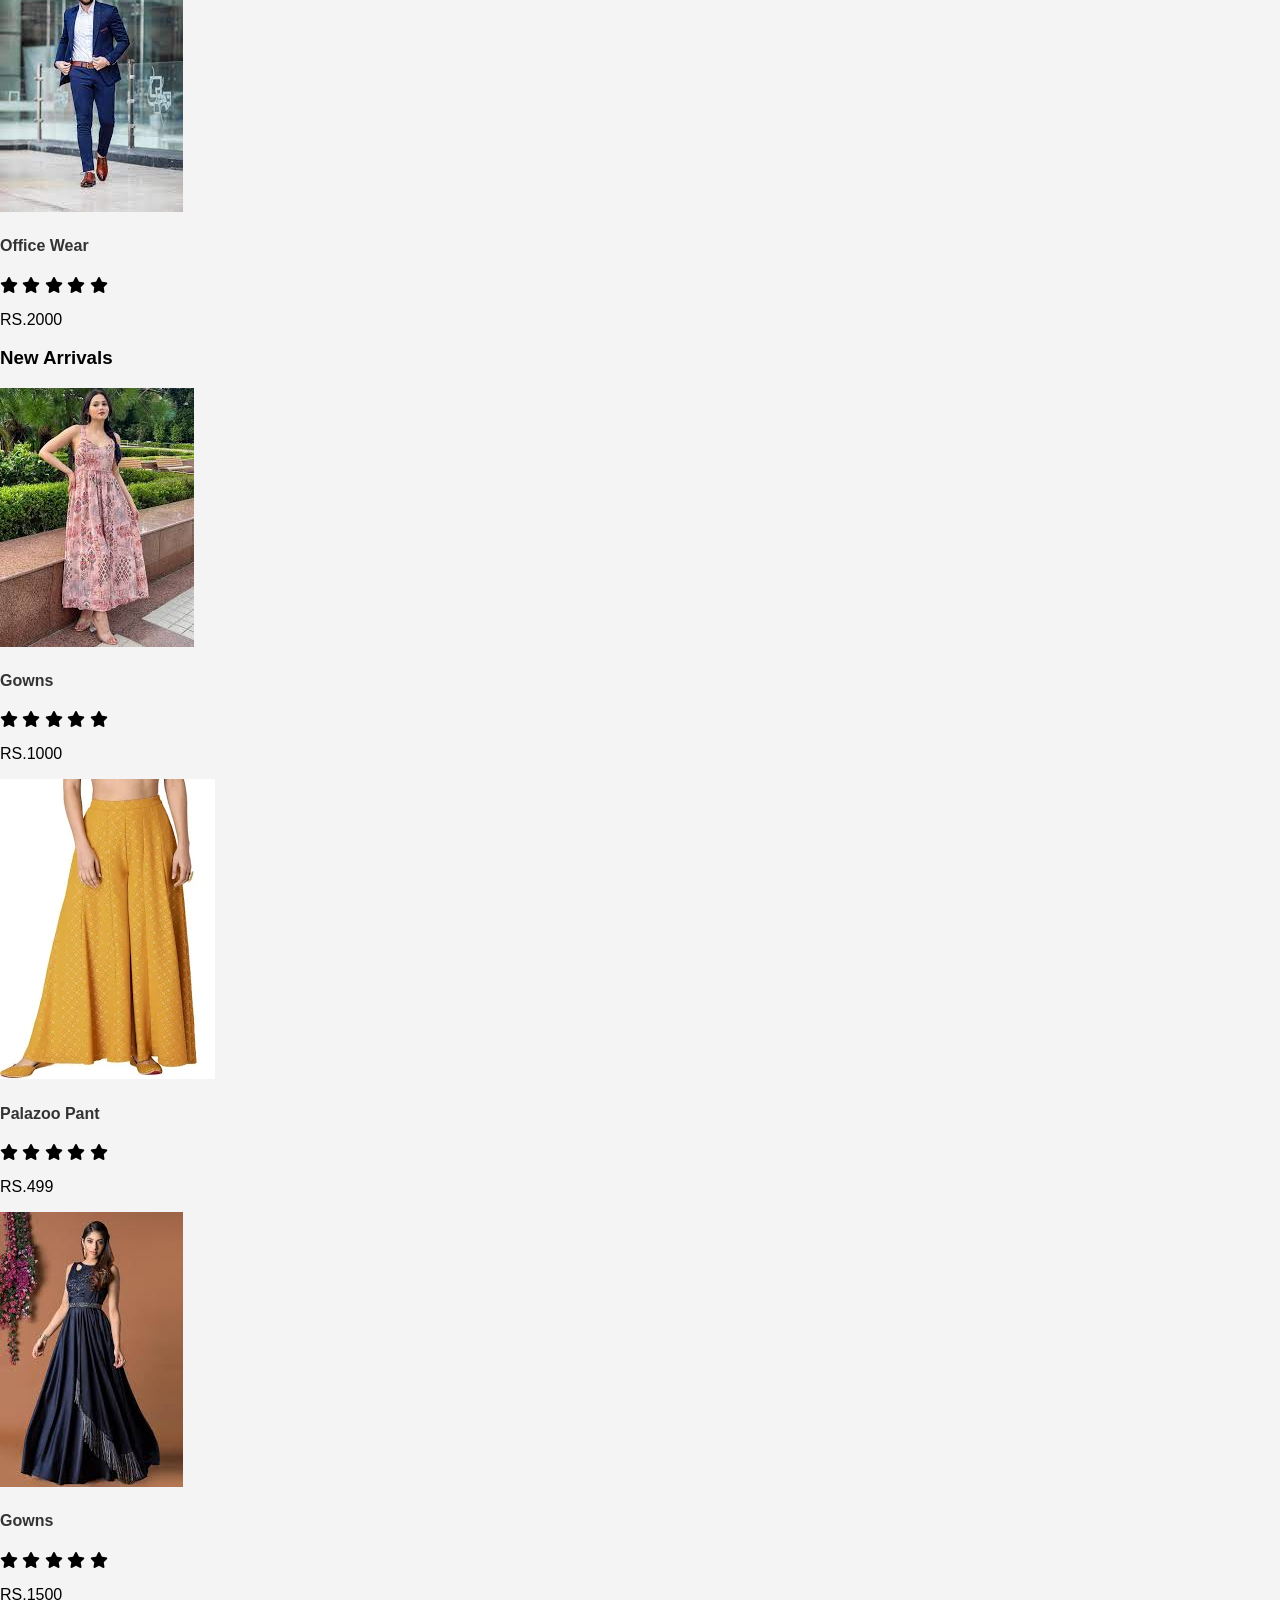
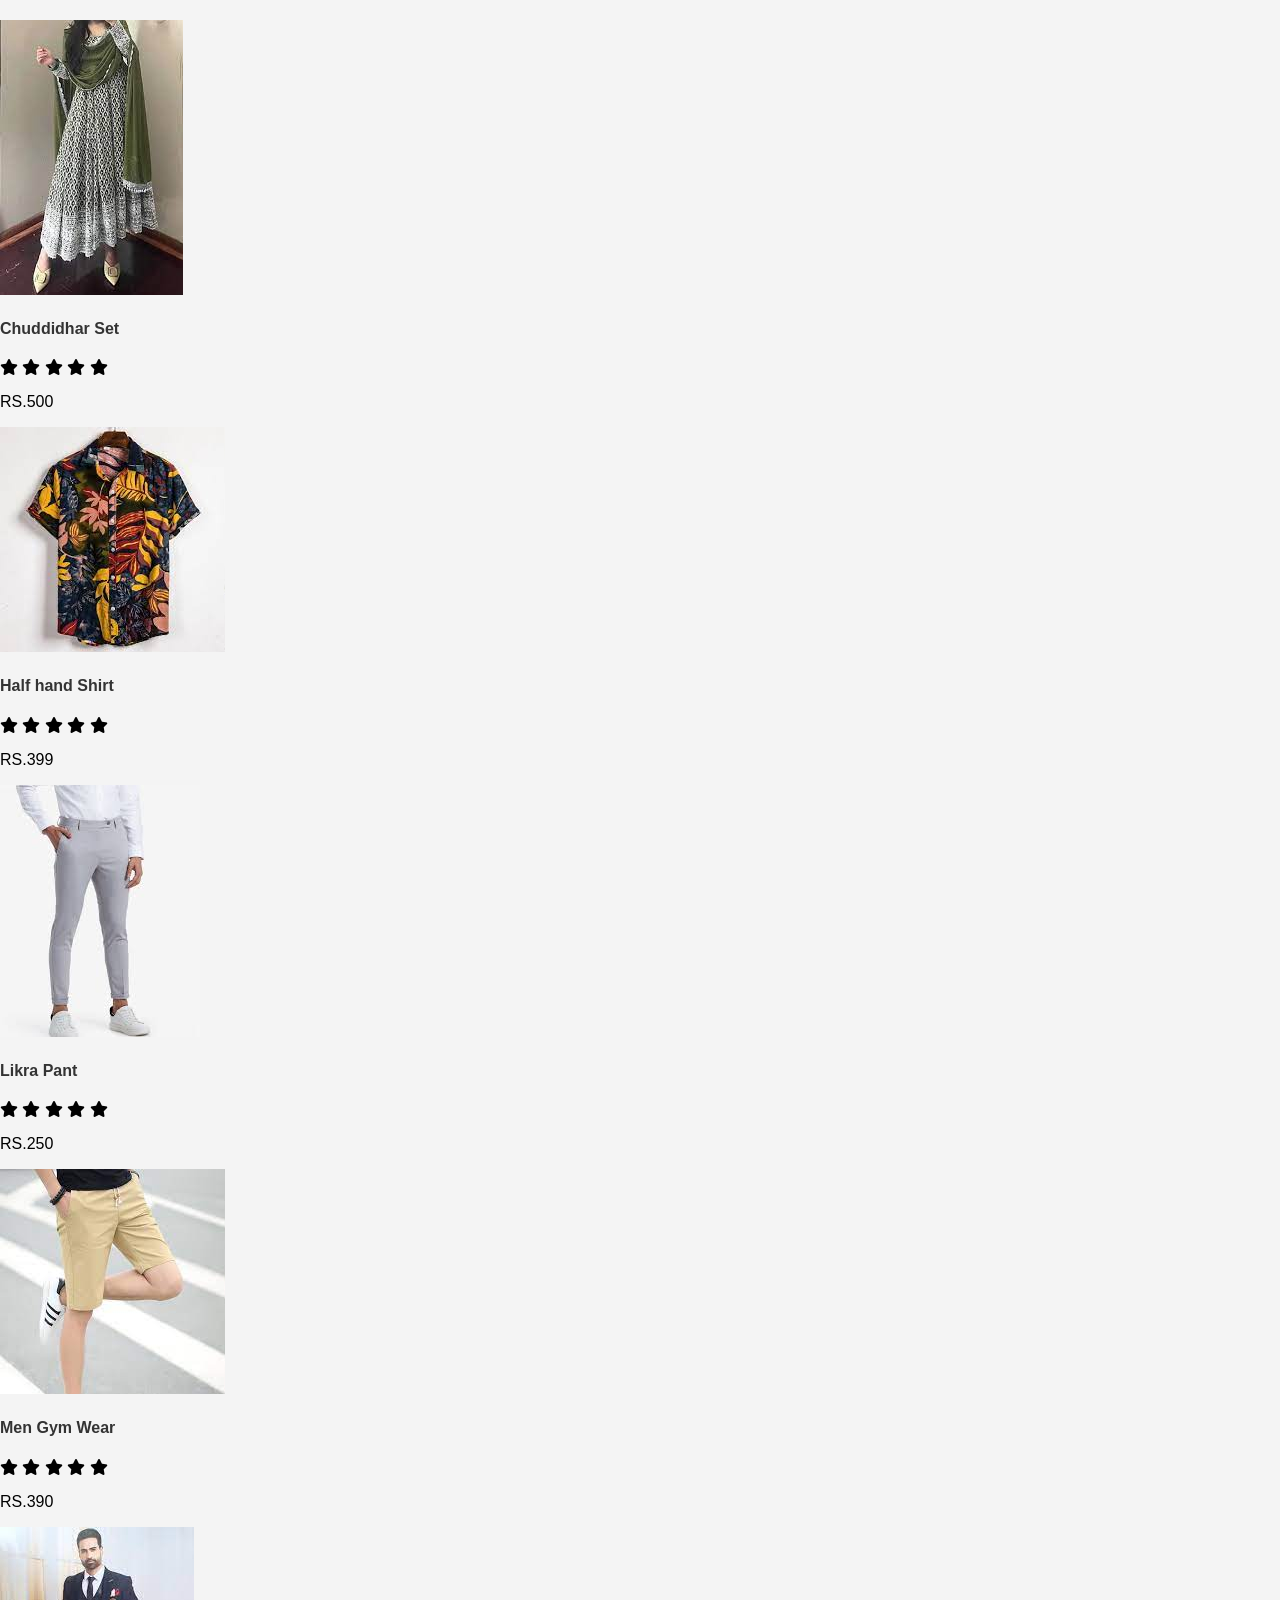
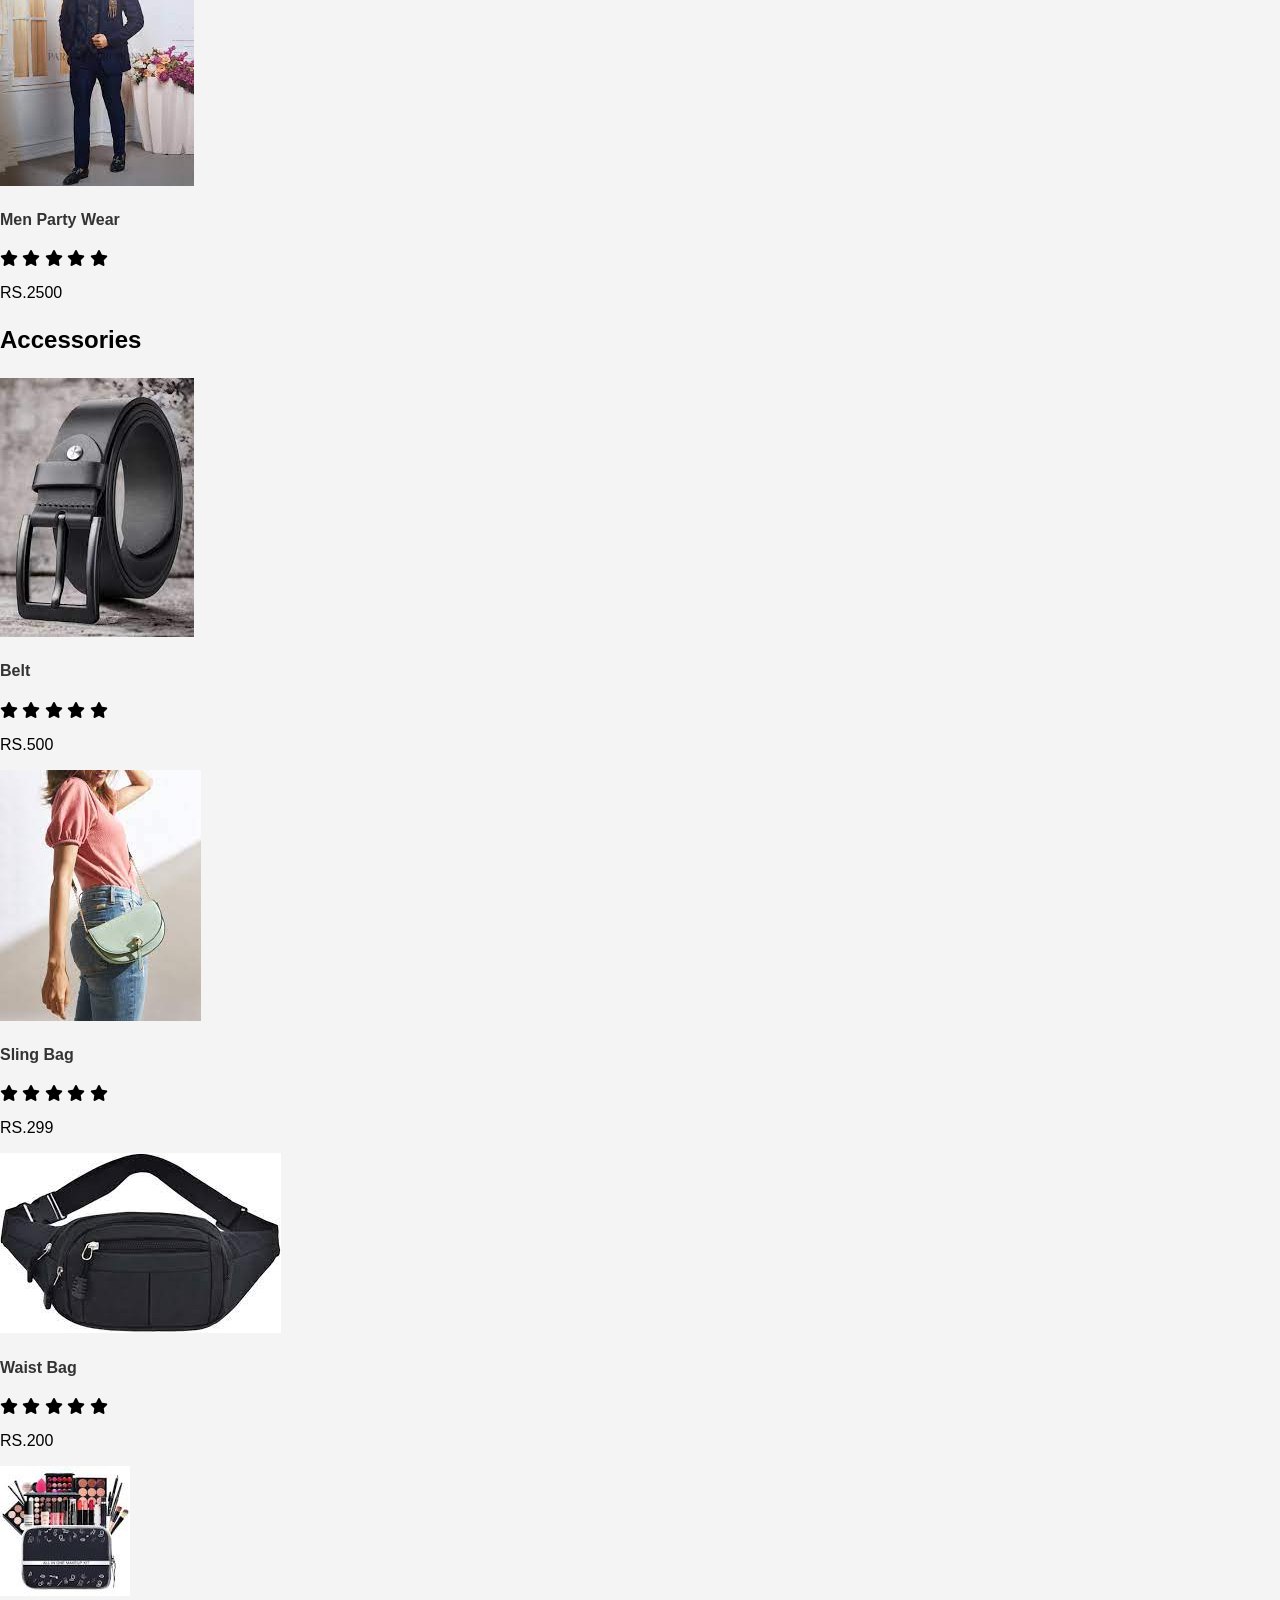
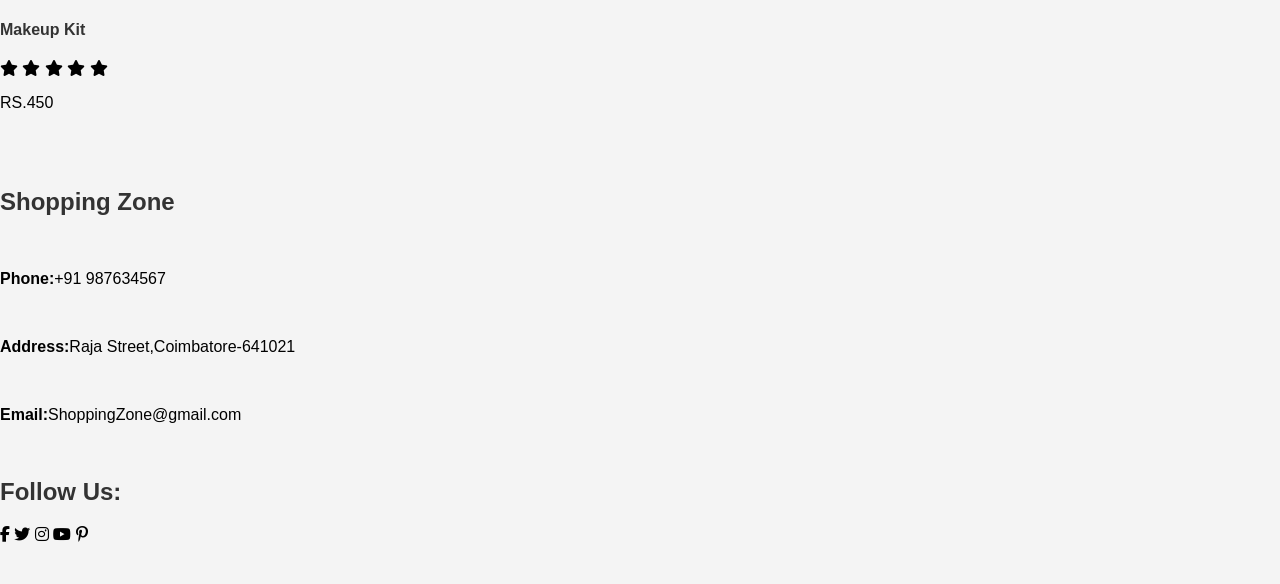
<file: product.html>
<!DOCTYPE html>
<html>

<head>
    <title>products</title>
    <link rel="stylesheet" href="style.css">
    <script src="js.script"></script>
    <link rel="stylesheet" href="style.css">
    <link rel="stylesheet" href="https://stackpath.bootstrapcdn.com/font-awesome/4.7.0/css/font-awesome.min.css">
    <link rel="stylesheet" href="https://cdnjs.cloudflare.com/ajax/libs/font-awesome/6.2.0/css/all.min.css" integrity="sha512-xh6O/CkQoPOWDdYTDqeRdPCVd1SpvCA9XXcUnZS2FmJNp1coAFzvtCN9BmamE+4aHK8yyUHUSCcJHgXloTyT2A==" crossorigin="anonymous" referrerpolicy="no-referrer" />
    </head>
   <body>
    <div class="header" id="p1">
        <nav>
            <div class="logo"><b>SHOPPING ZONE</b>
                <ul>
                    <li><a href="index.html">Home</a></li>
                    <li><a href="product.html" style="color: red;">Product</a></li>

                    <li><a href="about.html">About</a></li>
                    <li><a href="contact.html">Contact</a></li>
                </ul>

            </div>
        </nav>
        
        <div class="logo2">
            <img src="model5.avif">
        </div>
        </div>



       
        <div class="collections">
            <h2>Latest collections</h2>

            <div class="box">
                <img src="image1.jpg">
                <h4>Stylish Wear</h4>
                <div class="rating">
                    <i class="fa fa-star"></i>
                    <i class="fa fa-star"></i>
                    <i class="fa fa-star"></i>
                    <i class="fa fa-star"></i>
                    <i class="fa fa-star"></i>
                </div>
                <p>RS.1000</p>
            </div>


            <div class="box">
                <img src="image3.jpg">
                <h4>Chuddidhar</h4>
                <div class="rating">
                    <i class="fa fa-star"></i>
                    <i class="fa fa-star"></i>
                    <i class="fa fa-star"></i>
                    <i class="fa fa-star"></i>
                    <i class="fa fa-star"></i>

                </div>
                <p>RS.500</p>
            </div>

            <div class="box">
                <img src="image5.jpg">
                <h4>Party Wear</h4>
                <div class="rating">
                    <i class="fa fa-star"></i>
                    <i class="fa fa-star"></i>
                    <i class="fa fa-star"></i>
                    <i class="fa fa-star"></i>
                    <i class="fa fa-star"></i>

                </div>
                <p>RS.1200</p>
            </div>

            <div class="box">
                <img src="image6.jpg">
                <h4>Kurta Set</h4>
                <div class="rating">
                    <i class="fa fa-star"></i>
                    <i class="fa fa-star"></i>
                    <i class="fa fa-star"></i>
                    <i class="fa fa-star"></i>
                    <i class="fa fa-star"></i>

                </div>
                <p>RS.550</p>
            </div>


            <div class="box">
                <img src="men2.jpg">
                <h4>Stylish Coat Grey</h4>
                <div class="rating">
                    <i class="fa fa-star"></i>
                    <i class="fa fa-star"></i>
                    <i class="fa fa-star"></i>
                    <i class="fa fa-star"></i>
                    <i class="fa fa-star"></i>

                </div>
                <p>RS.1200</p>
            </div>

            <div class="box">
                <img src="men4.jpg">
                <h4>Formal's Set</h4>
                <div class="rating">
                    <i class="fa fa-star"></i>
                    <i class="fa fa-star"></i>
                    <i class="fa fa-star"></i>
                    <i class="fa fa-star"></i>
                    <i class="fa fa-star"></i>

                </div>
                <p>RS.900</p>
            </div>

            <div class="box">
                <img src="men8.jpg">
                <h4>Formal red shirt</h4>
                <div class="rating">
                    <i class="fa fa-star"></i>
                    <i class="fa fa-star"></i>
                    <i class="fa fa-star"></i>
                    <i class="fa fa-star"></i>
                    <i class="fa fa-star"></i>

                </div>
                <p>RS.450</p>
            </div>

            <div class="box">
                <img src="men3.jpg">
                <h4>Office Wear</h4>
                <div class="rating">
                    <i class="fa fa-star"></i>
                    <i class="fa fa-star"></i>
                    <i class="fa fa-star"></i>
                    <i class="fa fa-star"></i>
                    <i class="fa fa-star"></i>

                </div>
                <p>RS.2000</p>
            </div>

            <h3>New Arrivals</h3>
            <div class="box">
                <img src="part3.jpg">
                <h4>Gowns</h4>
                <div class="rating">
                    <i class="fa fa-star"></i>
                    <i class="fa fa-star"></i>
                    <i class="fa fa-star"></i>
                    <i class="fa fa-star"></i>
                    <i class="fa fa-star"></i>


                </div>
                <p>RS.1000</p>
            </div>

            <div class="box">
                <img src="part2.webp">
                <h4>Palazoo Pant</h4>
                <div class="rating">
                    <i class="fa fa-star"></i>
                    <i class="fa fa-star"></i>
                    <i class="fa fa-star"></i>
                    <i class="fa fa-star"></i>
                    <i class="fa fa-star"></i>

                </div>
                <p>RS.499</p>
            </div>

            <div class="box">
                <img src="part12.jpg">
                <h4>Gowns</h4>
                <div class="rating">
                    <i class="fa fa-star"></i>
                    <i class="fa fa-star"></i>
                    <i class="fa fa-star"></i>
                    <i class="fa fa-star"></i>
                    <i class="fa fa-star"></i>

                </div>
                <p>RS.1500</p>
            </div>

            <div class="box">
                <img src="part7.jpg">
                <h4>Chuddidhar Set</h4>
                <div class="rating">
                    <i class="fa fa-star"></i>
                    <i class="fa fa-star"></i>
                    <i class="fa fa-star"></i>
                    <i class="fa fa-star"></i>
                    <i class="fa fa-star"></i>

                </div>
                <p>RS.500</p>
            </div>

            <div class="box">
                <img src="part8.jpg">
                <h4>Half hand Shirt</h4>
                <div class="rating">
                    <i class="fa fa-star"></i>
                    <i class="fa fa-star"></i>
                    <i class="fa fa-star"></i>
                    <i class="fa fa-star"></i>
                    <i class="fa fa-star"></i>

                </div>
                <p>RS.399</p>
            </div>

            <div class="box">
                <img src="part6.jpg">
                <h4>Likra Pant</h4>
                <div class="rating">
                    <i class="fa fa-star"></i>
                    <i class="fa fa-star"></i>
                    <i class="fa fa-star"></i>
                    <i class="fa fa-star"></i>
                    <i class="fa fa-star"></i>

                </div>
                <p>RS.250</p>
            </div>

            <div class="box">
                <img src="part9.jpg">
                <h4>Men Gym Wear</h4>
                <div class="rating">
                    <i class="fa fa-star"></i>
                    <i class="fa fa-star"></i>
                    <i class="fa fa-star"></i>
                    <i class="fa fa-star"></i>
                    <i class="fa fa-star"></i>

                </div>
                <p>RS.390</p>
            </div>

            <div class="box">
                <img src="part10.jpg">
                <h4>Men Party Wear</h4>
                <div class="rating">
                    <i class="fa fa-star"></i>
                    <i class="fa fa-star"></i>
                    <i class="fa fa-star"></i>
                    <i class="fa fa-star"></i>
                    <i class="fa fa-star"></i>

                </div>
                <p>RS.2500</p>
            </div>

            <h3 style="font-size: x-large;">Accessories</h3>
            <div class="box">
                <img src="part4.jpg">
                <h4>Belt</h4>
                <div class="rating">
                    <i class="fa fa-star"></i>
                    <i class="fa fa-star"></i>
                    <i class="fa fa-star"></i>
                    <i class="fa fa-star"></i>
                    <i class="fa fa-star"></i>

                </div>
                <p>RS.500</p>
            </div>

            <div class="box">
                <img src="part5.jpg">
                <h4>Sling Bag</h4>
                <div class="rating">
                    <i class="fa fa-star"></i>
                    <i class="fa fa-star"></i>
                    <i class="fa fa-star"></i>
                    <i class="fa fa-star"></i>
                    <i class="fa fa-star"></i>

                </div>
                <p>RS.299</p>
            </div>

            <div class="box">
                <img src="new1.jpg">
                <h4>Waist Bag</h4>
                <div class="rating">
                    <i class="fa fa-star"></i>
                    <i class="fa fa-star"></i>
                    <i class="fa fa-star"></i>
                    <i class="fa fa-star"></i>
                    <i class="fa fa-star"></i>

                </div>
                <p>RS.200</p>
            </div>

            <div class="box">
                <img src="new2.jpg">
                <h4>Makeup Kit</h4>
                <div class="rating">
                    <i class="fa fa-star"></i>
                    <i class="fa fa-star"></i>
                    <i class="fa fa-star"></i>
                    <i class="fa fa-star"></i>
                    <i class="fa fa-star"></i>

                </div>
                <p>RS.450</p>
            </div>
            <section class="footer" id="f1">
                <div class="col">
                    <h1>Shopping Zone</h1><br>
                    <p><strong>Phone:</strong>+91 987634567</p><br>
                    <p><strong>Address:</strong>Raja Street,Coimbatore-641021</p><br>
                    <p><strong>Email:</strong>ShoppingZone@gmail.com</p><br>
                </div>
                <div>
                <div class="follow">
                    <h1>Follow Us:</h1>
                </div>
                <div id="final">
                <div class="icon">
                    <i class="fab fa-facebook-f"></i>
                    <i class="fab fa-twitter"></i>
                    <i class="fab fa-instagram"></i>
                    <i class="fab fa-youtube"></i>
                    <i class="fab fa-pinterest-p"></i>
                </div>
                </div>
                </section>
                </div>
                </body>
                </html>
</file>
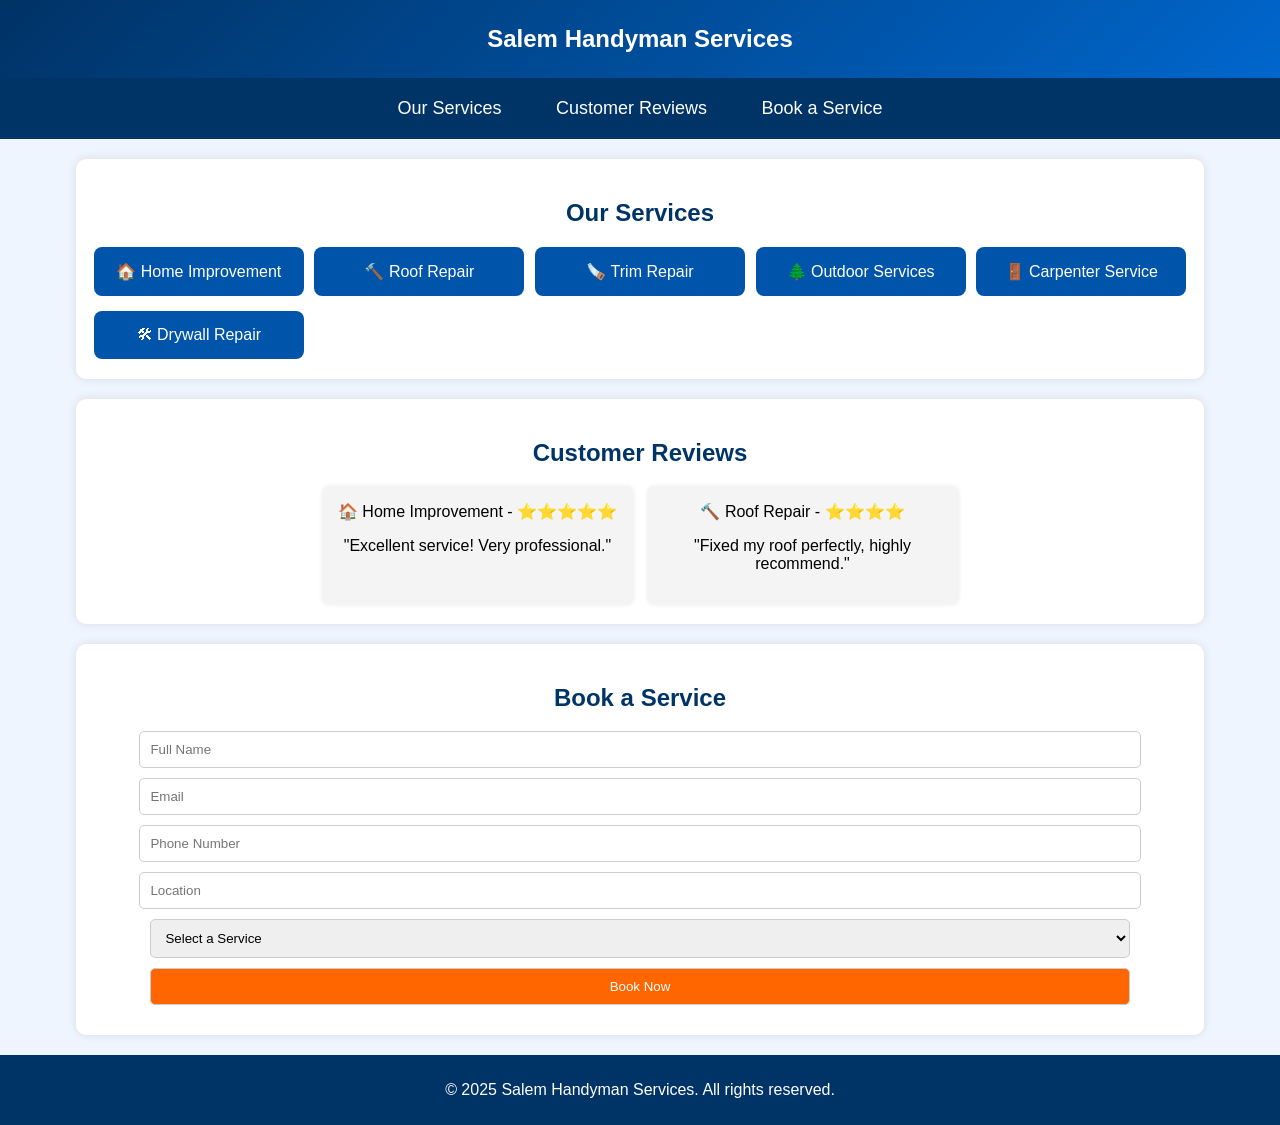
<file: Salem.html>
<!DOCTYPE html>
<html lang="en">
<head>
    <meta charset="UTF-8">
    <meta name="viewport" content="width=device-width, initial-scale=1.0">
    <title>Salem Handyman Services</title>
    <style>
        body {
            font-family: 'Arial', sans-serif;
            margin: 0;
            padding: 0;
            background-color: #eef5ff;
        }

        header {
            background: linear-gradient(135deg, #003366, #0066cc);
            color: white;
            padding: 25px;
            text-align: center;
            font-size: 24px;
            font-weight: bold;
        }

        nav {
            text-align: center;
            background: #003366;
            padding: 10px;
        }

        nav a {
            color: white;
            text-decoration: none;
            padding: 10px 15px;
            margin: 0 10px;
            display: inline-block;
            font-size: 18px;
            transition: 0.3s;
        }

        nav a:hover {
            background: #0055aa;
            border-radius: 5px;
        }

        .container {
            width: 85%;
            margin: 20px auto;
            padding: 20px;
            background: white;
            border-radius: 10px;
            box-shadow: 0px 0px 10px rgba(0, 0, 0, 0.1);
        }

        h2 {
            text-align: center;
            color: #003366;
        }

        .service-list {
            display: grid;
            grid-template-columns: repeat(auto-fit, minmax(180px, 1fr));
            gap: 15px;
            justify-items: center;
        }

        .service {
            background: #0055aa;
            color: white;
            padding: 15px;
            border-radius: 8px;
            text-align: center;
            font-size: 16px;
            width: 180px;
            transition: transform 0.3s;
        }

        .service:hover {
            transform: scale(1.05);
            background: #003366;
        }

        .review-container {
            display: flex;
            flex-wrap: wrap;
            justify-content: center;
            gap: 15px;
        }

        .review-card {
            background: #f4f4f4;
            padding: 15px;
            border-radius: 5px;
            width: 280px;
            text-align: center;
            box-shadow: 0px 0px 5px rgba(0, 0, 0, 0.1);
        }

        input, select, button {
            display: block;
            margin: 10px auto;
            padding: 10px;
            width: 90%;
            border: 1px solid #ccc;
            border-radius: 5px;
        }

        button {
            background-color: #ff6600;
            color: white;
            cursor: pointer;
        }

        button:hover {
            background-color: #cc5500;
        }

        .confirmation {
            display: none;
            text-align: center;
            color: green;
            font-size: 18px;
            font-weight: bold;
            margin-top: 10px;
        }

        footer {
            background-color: #003366;
            color: white;
            text-align: center;
            padding: 10px;
            margin-top: 20px;
        }
    </style>
</head>
<body>
    <header>Salem Handyman Services</header>
    <nav>
        <a href="#services">Our Services</a>
        <a href="#reviews">Customer Reviews</a>
        <a href="#booking">Book a Service</a>
    </nav>

    <div class="container" id="services">
        <h2>Our Services</h2>
        <div class="service-list">
            <div class="service">🏠 Home Improvement</div>
            <div class="service">🔨 Roof Repair</div>
            <div class="service">🪚 Trim Repair</div>
            <div class="service">🌲 Outdoor Services</div>
            <div class="service">🚪 Carpenter Service</div>
            <div class="service">🛠 Drywall Repair</div>
        </div>
    </div>

    <div class="container" id="reviews">
        <h2>Customer Reviews</h2>
        <div class="review-container">
            <div class="review-card">🏠 Home Improvement - ⭐️⭐️⭐️⭐️⭐️ <p>"Excellent service! Very professional."</p></div>
            <div class="review-card">🔨 Roof Repair - ⭐️⭐️⭐️⭐️ <p>"Fixed my roof perfectly, highly recommend."</p></div>
        </div>
    </div>
    
    <div class="container" id="booking">
        <h2>Book a Service</h2>
        <form id="bookingForm">
            <input type="text" id="fullName" placeholder="Full Name" required>
            <input type="email" id="email" placeholder="Email" required>
            <input type="tel" id="phone" placeholder="Phone Number" required>
            <input type="text" id="location" placeholder="Location" required>
            <select id="serviceNeeded">
                <option value="" disabled selected>Select a Service</option>
                <option>Home Improvement</option>
                <option>Roof Repair</option>
                <option>Trim Repair</option>
            </select>
            <button type="submit">Book Now</button>
        </form>
        <div class="confirmation" id="confirmationMessage">✅ Booked! We’ll contact you soon.</div>
    </div>
    
    <footer>
        <p>&copy; 2025 Salem Handyman Services. All rights reserved.</p>
    </footer>

    <script>
        document.getElementById("bookingForm").addEventListener("submit", function(event) {
            event.preventDefault();
            document.getElementById("confirmationMessage").style.display = "block";
            document.getElementById("bookingForm").reset();
        });
    </script>
</body>
</html>
</file>
<file: style.css>
body {
    font-family: Arial, sans-serif;
    margin: 0;
    padding: 0;
    background-color: #f8f9fa;
}

h1, h2, h4 {
    color: #333;
}
.navbar {
    box-shadow: 0 4px 6px rgba(0, 0, 0, 0.1);
}
.navbar-brand{
    font-size: xx-large;
    
}
.container {
    max-width: 1200px;
}

h2 {
    color: #333;
    font-weight: bold;
    margin-bottom: 15px;
}

ul {
    list-style: none;
    padding: 0;
}

ul li {
    font-size: 18px;
    margin-bottom: 10px;
}

.img-fluid {
    max-width: 100%;
    height: auto;
    border-radius: 10px;
    box-shadow: 2px 2px 10px rgba(0, 0, 0, 0.1);
}

header {
    padding: 50px 0;
}

section {
    padding: 40px 0;
}

.img-fluid {
    max-width: 100%;
    height: auto;
    border-radius: 10px;
}
.small-image{
   
    width: 150px;  /* Change this to adjust the size */
    height: 150px;  /* Keeps aspect ratio */
    display: inline;  
    margin: 10px auto;  /* Centers the image */
    border-radius: 10px;  /* Optional rounded corners */
}
/* Section Styling */
.why-handyman {
    padding: 50px 0;
    background: #f8f9fa; /* Light Grey Background */
}

/* Flexbox Container */
.container {
    display: flex;
    align-items: center;
    justify-content: space-between;
    max-width: 1200px;
    margin: auto;
    padding: 20px;
}

/* Text Content */
.content {
    width: 50%;
}

.content h2 {
    font-size: 24px;
    color: #333;
    margin-bottom: 10px;
    border-left: 5px solid #ffb400; /* Yellow Accent */
    padding-left: 10px;
}

.content p {
    font-size: 16px;
    color: #555;
    line-height: 1.6;
}

/* Image Styling */
.image {
    width: 40%;
}

.image img {
    width: 100%;
    height: auto;
    border-radius: 10px; /* Rounded Corners */
    box-shadow: 0px 4px 8px rgba(0, 0, 0, 0.2);
}





/* Section Styling */
.why-handyman {
    padding: 50px 0;
    background: #f8f9fa; /* Light Grey Background */
}

/* Flexbox Container */
.container {
    display: flex;
    align-items: center;
    justify-content: space-between;
    max-width: 1200px;
    margin: auto;
    padding: 20px;
}

/* Text Content on the Left */
.content {
    width: 50%;
}

.content h2 {
    font-size: 24px;
    color: #333;
    margin-bottom: 10px;
    border-left: 5px solid #ffb400; /* Yellow Accent */
    padding-left: 10px;
}

.content p {
    font-size: 16px;
    color: #555;
    line-height: 1.6;
}

/*About page*/
body {
    font-family: Arial, sans-serif;
    margin: 0;
    padding: 0;
    background-color: #f4f4f4;
}

.header {
    text-align: center;
    padding: 20px;
    background-color: #0073e6;
    color: white;
}

.header img {
    width: 100px;
    height: auto;
}

.container {
    display: flex;
    justify-content: space-between;
    padding: 20px;
    align-items: center;
}

.left-column, .right-column {
    width: 45%;
    background: white;
    padding: 20px;
    box-shadow: 2px 2px 10px rgba(0, 0, 0, 0.1);
    border-radius: 10px;
}

.right-column img {
    width: 100%;
    max-width: 200px;
    height: auto;
    display: block;
    margin: auto;
}

.left-column img {
    width: 100%;
    max-width: 200px;
    height: auto;
    display: block;
    margin: auto;
}

select {
    width: 100%;
    padding: 10px;
    margin-top: 10px;
}

/*Row1*/

.container {
    width: 90%;
    max-width: 1200px;
    margin-top: 50px;
    display: flex;
    flex-wrap: wrap;
    justify-content: space-between;
    gap: 20px;
}
.service-box {
    background: white;
    padding: 20px;
    width: 45%; /* Two columns */
    box-shadow: 2px 2px 10px rgba(0, 0, 0, 0.1);
    border-radius: 10px;
    text-align: left;
}
.service-box h2 {
    font-size: 22px;
    margin-bottom: 10px;
    color: #333;
}
.service-box p {
    font-size: 16px;
    color: #666;
}
@media (max-width: 768px) {
    .service-box {
        width: 100%; /* Single column for smaller screens */
    }
}

/*cbe page*/
</file>
